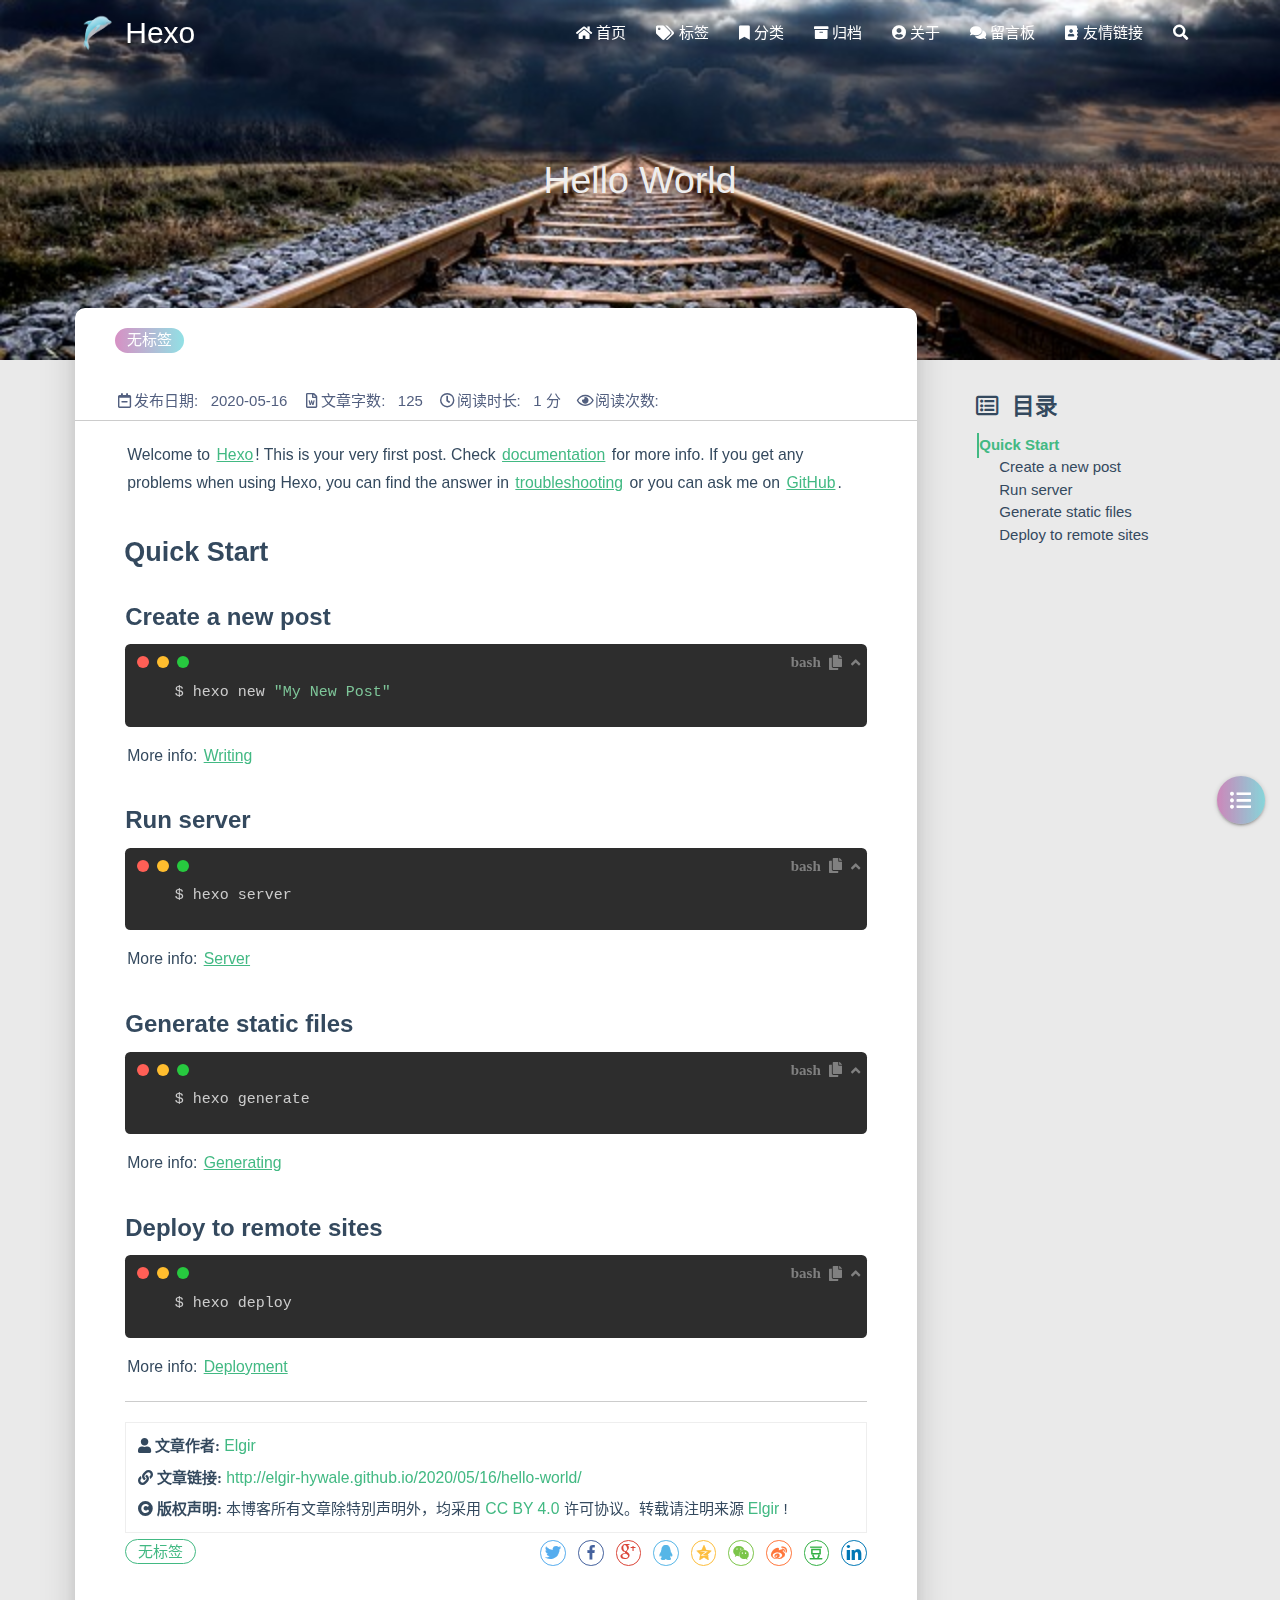
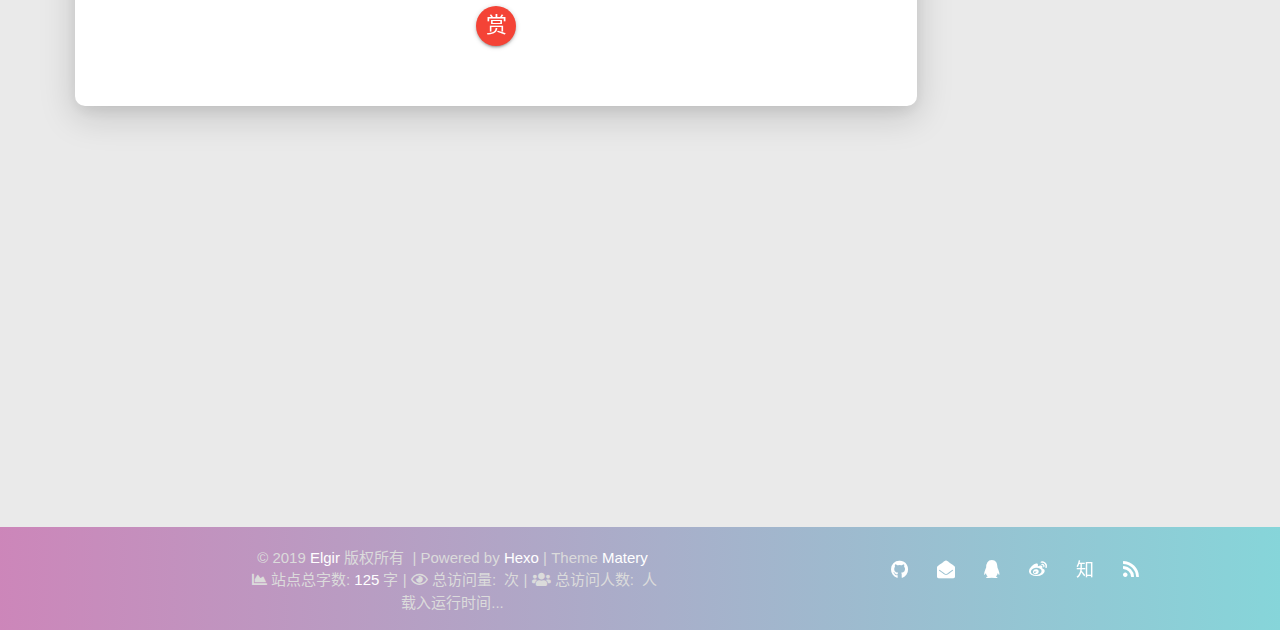
<file: 2020/05/16/hello-world/index.html>
<!DOCTYPE HTML>
<html lang="zh-CN">


<head>
    <meta charset="utf-8">
    <meta name="keywords" content="Hello World, Hexo">
    <meta name="description" content="">
    <meta http-equiv="X-UA-Compatible" content="IE=edge">
    <meta name="viewport" content="width=device-width, initial-scale=1.0, user-scalable=no">
    <meta name="renderer" content="webkit|ie-stand|ie-comp">
    <meta name="mobile-web-app-capable" content="yes">
    <meta name="format-detection" content="telephone=no">
    <meta name="apple-mobile-web-app-capable" content="yes">
    <meta name="apple-mobile-web-app-status-bar-style" content="black-translucent">
    <!-- Global site tag (gtag.js) - Google Analytics -->


    <title>Hello World | Hexo</title>
    <link rel="icon" type="image/png" href="/favicon.png">

    <link rel="stylesheet" type="text/css" href="/libs/awesome/css/all.css">
    <link rel="stylesheet" type="text/css" href="/libs/materialize/materialize.min.css">
    <link rel="stylesheet" type="text/css" href="/libs/aos/aos.css">
    <link rel="stylesheet" type="text/css" href="/libs/animate/animate.min.css">
    <link rel="stylesheet" type="text/css" href="/libs/lightGallery/css/lightgallery.min.css">
    <link rel="stylesheet" type="text/css" href="/css/matery.css">
    <link rel="stylesheet" type="text/css" href="/css/my.css">

    <script src="/libs/jquery/jquery.min.js"></script>

<meta name="generator" content="Hexo 4.2.1"><link rel="alternate" href="/atom.xml" title="Hexo" type="application/atom+xml">
<link rel="stylesheet" href="/css/prism-tomorrow.css" type="text/css"></head>


<body>
    <header class="navbar-fixed">
    <nav id="headNav" class="bg-color nav-transparent">
        <div id="navContainer" class="nav-wrapper container">
            <div class="brand-logo">
                <a href="/" class="waves-effect waves-light">
                    
                    <img src="/medias/logo.png" class="logo-img" alt="LOGO">
                    
                    <span class="logo-span">Hexo</span>
                </a>
            </div>
            

<a href="#" data-target="mobile-nav" class="sidenav-trigger button-collapse"><i class="fas fa-bars"></i></a>
<ul class="right nav-menu">
  
  <li class="hide-on-med-and-down nav-item">
    
    <a href="/" class="waves-effect waves-light">
      
      <i class="fas fa-home" style="zoom: 0.6;"></i>
      
      <span>首页</span>
    </a>
    
  </li>
  
  <li class="hide-on-med-and-down nav-item">
    
    <a href="/tags" class="waves-effect waves-light">
      
      <i class="fas fa-tags" style="zoom: 0.6;"></i>
      
      <span>标签</span>
    </a>
    
  </li>
  
  <li class="hide-on-med-and-down nav-item">
    
    <a href="/categories" class="waves-effect waves-light">
      
      <i class="fas fa-bookmark" style="zoom: 0.6;"></i>
      
      <span>分类</span>
    </a>
    
  </li>
  
  <li class="hide-on-med-and-down nav-item">
    
    <a href="/archives" class="waves-effect waves-light">
      
      <i class="fas fa-archive" style="zoom: 0.6;"></i>
      
      <span>归档</span>
    </a>
    
  </li>
  
  <li class="hide-on-med-and-down nav-item">
    
    <a href="/about" class="waves-effect waves-light">
      
      <i class="fas fa-user-circle" style="zoom: 0.6;"></i>
      
      <span>关于</span>
    </a>
    
  </li>
  
  <li class="hide-on-med-and-down nav-item">
    
    <a href="/contact" class="waves-effect waves-light">
      
      <i class="fas fa-comments" style="zoom: 0.6;"></i>
      
      <span>留言板</span>
    </a>
    
  </li>
  
  <li class="hide-on-med-and-down nav-item">
    
    <a href="/friends" class="waves-effect waves-light">
      
      <i class="fas fa-address-book" style="zoom: 0.6;"></i>
      
      <span>友情链接</span>
    </a>
    
  </li>
  
  <li>
    <a href="#searchModal" class="modal-trigger waves-effect waves-light">
      <i id="searchIcon" class="fas fa-search" title="搜索" style="zoom: 0.85;"></i>
    </a>
  </li>
</ul>


<div id="mobile-nav" class="side-nav sidenav">

    <div class="mobile-head bg-color">
        
        <img src="/medias/logo.png" class="logo-img circle responsive-img">
        
        <div class="logo-name">Hexo</div>
        <div class="logo-desc">
            
            Never really desperate, only the lost of the soul.
            
        </div>
    </div>

    

    <ul class="menu-list mobile-menu-list">
        
        <li class="m-nav-item">
	  
		<a href="/" class="waves-effect waves-light">
			
			    <i class="fa-fw fas fa-home"></i>
			
			首页
		</a>
          
        </li>
        
        <li class="m-nav-item">
	  
		<a href="/tags" class="waves-effect waves-light">
			
			    <i class="fa-fw fas fa-tags"></i>
			
			标签
		</a>
          
        </li>
        
        <li class="m-nav-item">
	  
		<a href="/categories" class="waves-effect waves-light">
			
			    <i class="fa-fw fas fa-bookmark"></i>
			
			分类
		</a>
          
        </li>
        
        <li class="m-nav-item">
	  
		<a href="/archives" class="waves-effect waves-light">
			
			    <i class="fa-fw fas fa-archive"></i>
			
			归档
		</a>
          
        </li>
        
        <li class="m-nav-item">
	  
		<a href="/about" class="waves-effect waves-light">
			
			    <i class="fa-fw fas fa-user-circle"></i>
			
			关于
		</a>
          
        </li>
        
        <li class="m-nav-item">
	  
		<a href="/contact" class="waves-effect waves-light">
			
			    <i class="fa-fw fas fa-comments"></i>
			
			留言板
		</a>
          
        </li>
        
        <li class="m-nav-item">
	  
		<a href="/friends" class="waves-effect waves-light">
			
			    <i class="fa-fw fas fa-address-book"></i>
			
			友情链接
		</a>
          
        </li>
        
        
        <li><div class="divider"></div></li>
        <li>
            <a href="https://github.com/blinkfox/hexo-theme-matery" class="waves-effect waves-light" target="_blank">
                <i class="fab fa-github-square fa-fw"></i>Fork Me
            </a>
        </li>
        
    </ul>
</div>


        </div>

        
            <style>
    .nav-transparent .github-corner {
        display: none !important;
    }

    .github-corner {
        position: absolute;
        z-index: 10;
        top: 0;
        right: 0;
        border: 0;
        transform: scale(1.1);
    }

    .github-corner svg {
        color: #0f9d58;
        fill: #fff;
        height: 64px;
        width: 64px;
    }

    .github-corner:hover .octo-arm {
        animation: a 0.56s ease-in-out;
    }

    .github-corner .octo-arm {
        animation: none;
    }

    @keyframes a {
        0%,
        to {
            transform: rotate(0);
        }
        20%,
        60% {
            transform: rotate(-25deg);
        }
        40%,
        80% {
            transform: rotate(10deg);
        }
    }
</style>

<a href="https://github.com/blinkfox/hexo-theme-matery" class="github-corner tooltipped hide-on-med-and-down" target="_blank"
   data-tooltip="Fork Me" data-position="left" data-delay="50">
    <svg viewBox="0 0 250 250" aria-hidden="true">
        <path d="M0,0 L115,115 L130,115 L142,142 L250,250 L250,0 Z"></path>
        <path d="M128.3,109.0 C113.8,99.7 119.0,89.6 119.0,89.6 C122.0,82.7 120.5,78.6 120.5,78.6 C119.2,72.0 123.4,76.3 123.4,76.3 C127.3,80.9 125.5,87.3 125.5,87.3 C122.9,97.6 130.6,101.9 134.4,103.2"
              fill="currentColor" style="transform-origin: 130px 106px;" class="octo-arm"></path>
        <path d="M115.0,115.0 C114.9,115.1 118.7,116.5 119.8,115.4 L133.7,101.6 C136.9,99.2 139.9,98.4 142.2,98.6 C133.8,88.0 127.5,74.4 143.8,58.0 C148.5,53.4 154.0,51.2 159.7,51.0 C160.3,49.4 163.2,43.6 171.4,40.1 C171.4,40.1 176.1,42.5 178.8,56.2 C183.1,58.6 187.2,61.8 190.9,65.4 C194.5,69.0 197.7,73.2 200.1,77.6 C213.8,80.2 216.3,84.9 216.3,84.9 C212.7,93.1 206.9,96.0 205.4,96.6 C205.1,102.4 203.0,107.8 198.3,112.5 C181.9,128.9 168.3,122.5 157.7,114.1 C157.9,116.9 156.7,120.9 152.7,124.9 L141.0,136.5 C139.8,137.7 141.6,141.9 141.8,141.8 Z"
              fill="currentColor" class="octo-body"></path>
    </svg>
</a>
        
    </nav>

</header>

    



<div class="bg-cover pd-header post-cover" style="background-image: url('/medias/featureimages/12.jpg')">
    <div class="container" style="right: 0px;left: 0px;">
        <div class="row">
            <div class="col s12 m12 l12">
                <div class="brand">
                    <h1 class="description center-align post-title">Hello World</h1>
                </div>
            </div>
        </div>
    </div>
</div>




<main class="post-container content">

    
    <link rel="stylesheet" href="/libs/tocbot/tocbot.css">
<style>
    #articleContent h1::before,
    #articleContent h2::before,
    #articleContent h3::before,
    #articleContent h4::before,
    #articleContent h5::before,
    #articleContent h6::before {
        display: block;
        content: " ";
        height: 100px;
        margin-top: -100px;
        visibility: hidden;
    }

    #articleContent :focus {
        outline: none;
    }

    .toc-fixed {
        position: fixed;
        top: 64px;
    }

    .toc-widget {
        width: 345px;
        padding-left: 20px;
    }

    .toc-widget .toc-title {
        margin: 35px 0 15px 0;
        padding-left: 17px;
        font-size: 1.5rem;
        font-weight: bold;
        line-height: 1.5rem;
    }

    .toc-widget ol {
        padding: 0;
        list-style: none;
    }

    #toc-content {
        height: calc(100vh - 250px);
        overflow: auto;
    }

    #toc-content ol {
        padding-left: 10px;
    }

    #toc-content ol li {
        padding-left: 10px;
    }

    #toc-content .toc-link:hover {
        color: #42b983;
        font-weight: 700;
        text-decoration: underline;
    }

    #toc-content .toc-link::before {
        background-color: transparent;
        max-height: 25px;

        position: absolute;
        right: 23.5vw;
        display: block;
    }

    .toc-fixed .toc-link::before{
        position: fixed!important;/*当toc的位置改为fixed时，.toc-link::before也要改为fixed*/
    }

    #toc-content .is-active-link {
        color: #42b983;
    }

    #toc-content .is-active-link::before {
        background-color: #42b983;
    }

    #floating-toc-btn {
        position: fixed;
        right: 15px;
        bottom: 76px;
        padding-top: 15px;
        margin-bottom: 0;
        z-index: 998;
    }

    #floating-toc-btn .btn-floating {
        width: 48px;
        height: 48px;
    }

    #floating-toc-btn .btn-floating i {
        line-height: 48px;
        font-size: 1.4rem;
    }
</style>
<div class="row">
    <div id="main-content" class="col s12 m12 l9">
        <!-- 文章内容详情 -->
<div id="artDetail">
    <div class="card">
        <div class="card-content article-info">
            <div class="row tag-cate">
                <div class="col s7">
                    
                          <div class="article-tag">
                            <span class="chip bg-color">无标签</span>
                          </div>
                    
                </div>
                <div class="col s5 right-align">
                    
                </div>
            </div>

            <div class="post-info">
                
                <div class="post-date info-break-policy">
                    <i class="far fa-calendar-minus fa-fw"></i>发布日期:&nbsp;&nbsp;
                    2020-05-16
                </div>
                

                

                
                <div class="info-break-policy">
                    <i class="far fa-file-word fa-fw"></i>文章字数:&nbsp;&nbsp;
                    125
                </div>
                

                
                <div class="info-break-policy">
                    <i class="far fa-clock fa-fw"></i>阅读时长:&nbsp;&nbsp;
                    1 分
                </div>
                

                
                    <div id="busuanzi_container_page_pv" class="info-break-policy">
                        <i class="far fa-eye fa-fw"></i>阅读次数:&nbsp;&nbsp;
                        <span id="busuanzi_value_page_pv"></span>
                    </div>
				
            </div>
        </div>
        <hr class="clearfix">
        <div class="card-content article-card-content">
            <div id="articleContent">
                <p>Welcome to <a href="https://hexo.io/" target="_blank" rel="noopener">Hexo</a>! This is your very first post. Check <a href="https://hexo.io/docs/" target="_blank" rel="noopener">documentation</a> for more info. If you get any problems when using Hexo, you can find the answer in <a href="https://hexo.io/docs/troubleshooting.html" target="_blank" rel="noopener">troubleshooting</a> or you can ask me on <a href="https://github.com/hexojs/hexo/issues" target="_blank" rel="noopener">GitHub</a>.</p>
<h2 id="Quick-Start"><a href="#Quick-Start" class="headerlink" title="Quick Start"></a>Quick Start</h2><h3 id="Create-a-new-post"><a href="#Create-a-new-post" class="headerlink" title="Create a new post"></a>Create a new post</h3><pre class=" language-bash"><code class="language-bash">$ hexo new <span class="token string">"My New Post"</span></code></pre>
<p>More info: <a href="https://hexo.io/docs/writing.html" target="_blank" rel="noopener">Writing</a></p>
<h3 id="Run-server"><a href="#Run-server" class="headerlink" title="Run server"></a>Run server</h3><pre class=" language-bash"><code class="language-bash">$ hexo server</code></pre>
<p>More info: <a href="https://hexo.io/docs/server.html" target="_blank" rel="noopener">Server</a></p>
<h3 id="Generate-static-files"><a href="#Generate-static-files" class="headerlink" title="Generate static files"></a>Generate static files</h3><pre class=" language-bash"><code class="language-bash">$ hexo generate</code></pre>
<p>More info: <a href="https://hexo.io/docs/generating.html" target="_blank" rel="noopener">Generating</a></p>
<h3 id="Deploy-to-remote-sites"><a href="#Deploy-to-remote-sites" class="headerlink" title="Deploy to remote sites"></a>Deploy to remote sites</h3><pre class=" language-bash"><code class="language-bash">$ hexo deploy</code></pre>
<p>More info: <a href="https://hexo.io/docs/one-command-deployment.html" target="_blank" rel="noopener">Deployment</a></p>
<script>
        document.querySelectorAll('.github-emoji')
          .forEach(el => {
            if (!el.dataset.src) { return; }
            const img = document.createElement('img');
            img.style = 'display:none !important;';
            img.src = el.dataset.src;
            img.addEventListener('error', () => {
              img.remove();
              el.style.color = 'inherit';
              el.style.backgroundImage = 'none';
              el.style.background = 'none';
            });
            img.addEventListener('load', () => {
              img.remove();
            });
            document.body.appendChild(img);
          });
      </script>
            </div>
            <hr/>

            

    <div class="reprint" id="reprint-statement">
        
            <div class="reprint__author">
                <span class="reprint-meta" style="font-weight: bold;">
                    <i class="fas fa-user">
                        文章作者:
                    </i>
                </span>
                <span class="reprint-info">
                    <a href="http://elgir-hywale.github.io" rel="external nofollow noreferrer">Elgir</a>
                </span>
            </div>
            <div class="reprint__type">
                <span class="reprint-meta" style="font-weight: bold;">
                    <i class="fas fa-link">
                        文章链接:
                    </i>
                </span>
                <span class="reprint-info">
                    <a href="http://elgir-hywale.github.io/2020/05/16/hello-world/">http://elgir-hywale.github.io/2020/05/16/hello-world/</a>
                </span>
            </div>
            <div class="reprint__notice">
                <span class="reprint-meta" style="font-weight: bold;">
                    <i class="fas fa-copyright">
                        版权声明:
                    </i>
                </span>
                <span class="reprint-info">
                    本博客所有文章除特別声明外，均采用
                    <a href="https://creativecommons.org/licenses/by/4.0/deed.zh" rel="external nofollow noreferrer" target="_blank">CC BY 4.0</a>
                    许可协议。转载请注明来源
                    <a href="http://elgir-hywale.github.io" target="_blank">Elgir</a>
                    !
                </span>
            </div>
        
    </div>

    <script async defer>
      document.addEventListener("copy", function (e) {
        let toastHTML = '<span>复制成功，请遵循本文的转载规则</span><button class="btn-flat toast-action" onclick="navToReprintStatement()" style="font-size: smaller">查看</a>';
        M.toast({html: toastHTML})
      });

      function navToReprintStatement() {
        $("html, body").animate({scrollTop: $("#reprint-statement").offset().top - 80}, 800);
      }
    </script>



            <div class="tag_share" style="display: block;">
                <div class="post-meta__tag-list" style="display: inline-block;">
                    
                        <div class="article-tag">
                            <span class="chip bg-color">无标签</span>
                        </div>
                    
                </div>
                <div class="post_share" style="zoom: 80%; width: fit-content; display: inline-block; float: right; margin: -0.15rem 0;">
                    <link rel="stylesheet" type="text/css" href="/libs/share/css/share.min.css">
<div id="article-share">

    
    <div class="social-share" data-sites="twitter,facebook,google,qq,qzone,wechat,weibo,douban,linkedin" data-wechat-qrcode-helper="<p>微信扫一扫即可分享！</p>"></div>
    <script src="/libs/share/js/social-share.min.js"></script>
    

    

</div>

                </div>
            </div>
            
                <style>
    #reward {
        margin: 40px 0;
        text-align: center;
    }

    #reward .reward-link {
        font-size: 1.4rem;
        line-height: 38px;
    }

    #reward .btn-floating:hover {
        box-shadow: 0 6px 12px rgba(0, 0, 0, 0.2), 0 5px 15px rgba(0, 0, 0, 0.2);
    }

    #rewardModal {
        width: 320px;
        height: 350px;
    }

    #rewardModal .reward-title {
        margin: 15px auto;
        padding-bottom: 5px;
    }

    #rewardModal .modal-content {
        padding: 10px;
    }

    #rewardModal .close {
        position: absolute;
        right: 15px;
        top: 15px;
        color: rgba(0, 0, 0, 0.5);
        font-size: 1.3rem;
        line-height: 20px;
        cursor: pointer;
    }

    #rewardModal .close:hover {
        color: #ef5350;
        transform: scale(1.3);
        -moz-transform:scale(1.3);
        -webkit-transform:scale(1.3);
        -o-transform:scale(1.3);
    }

    #rewardModal .reward-tabs {
        margin: 0 auto;
        width: 210px;
    }

    .reward-tabs .tabs {
        height: 38px;
        margin: 10px auto;
        padding-left: 0;
    }

    .reward-content ul {
        padding-left: 0 !important;
    }

    .reward-tabs .tabs .tab {
        height: 38px;
        line-height: 38px;
    }

    .reward-tabs .tab a {
        color: #fff;
        background-color: #ccc;
    }

    .reward-tabs .tab a:hover {
        background-color: #ccc;
        color: #fff;
    }

    .reward-tabs .wechat-tab .active {
        color: #fff !important;
        background-color: #22AB38 !important;
    }

    .reward-tabs .alipay-tab .active {
        color: #fff !important;
        background-color: #019FE8 !important;
    }

    .reward-tabs .reward-img {
        width: 210px;
        height: 210px;
    }
</style>

<div id="reward">
    <a href="#rewardModal" class="reward-link modal-trigger btn-floating btn-medium waves-effect waves-light red">赏</a>

    <!-- Modal Structure -->
    <div id="rewardModal" class="modal">
        <div class="modal-content">
            <a class="close modal-close"><i class="fas fa-times"></i></a>
            <h4 class="reward-title">你的赏识是我前进的动力</h4>
            <div class="reward-content">
                <div class="reward-tabs">
                    <ul class="tabs row">
                        <li class="tab col s6 alipay-tab waves-effect waves-light"><a href="#alipay">支付宝</a></li>
                        <li class="tab col s6 wechat-tab waves-effect waves-light"><a href="#wechat">微 信</a></li>
                    </ul>
                    <div id="alipay">
                        <img src="/medias/reward/alipay.jpg" class="reward-img" alt="支付宝打赏二维码">
                    </div>
                    <div id="wechat">
                        <img src="/medias/reward/wechat.png" class="reward-img" alt="微信打赏二维码">
                    </div>
                </div>
            </div>
        </div>
    </div>
</div>

<script>
    $(function () {
        $('.tabs').tabs();
    });
</script>

            
        </div>
    </div>

    

    

    

    

    

    

    

<article id="prenext-posts" class="prev-next articles">
    <div class="row article-row">
        
        <div class="article col s12 m6" data-aos="fade-up" data-aos="fade-up">
            <div class="article-badge left-badge text-color">
                <i class="far fa-dot-circle"></i>&nbsp;本篇
            </div>
            <div class="card">
                <a href="/2020/05/16/hello-world/">
                    <div class="card-image">
                        
                        
                        <img src="/medias/featureimages/12.jpg" class="responsive-img" alt="Hello World">
                        
                        <span class="card-title">Hello World</span>
                    </div>
                </a>
                <div class="card-content article-content">
                    <div class="summary block-with-text">
                        
                            Welcome to Hexo! This is your very first post. Check documentation for more info. If you get any problems when using Hex
                        
                    </div>
                    <div class="publish-info">
                            <span class="publish-date">
                                <i class="far fa-clock fa-fw icon-date"></i>2020-05-16
                            </span>
                        <span class="publish-author">
                            
                            <i class="fas fa-user fa-fw"></i>
                            Elgir
                            
                        </span>
                    </div>
                </div>

                
            </div>
        </div>
        
        
        <div class="article col s12 m6" data-aos="fade-up">
            <div class="article-badge right-badge text-color">
                本篇&nbsp;<i class="far fa-dot-circle"></i>
            </div>
            <div class="card">
                <a href="/2020/05/16/hello-world/">
                    <div class="card-image">
                        
                        
                        <img src="/medias/featureimages/12.jpg" class="responsive-img" alt="Hello World">
                        
                        <span class="card-title">Hello World</span>
                    </div>
                </a>
                <div class="card-content article-content">
                    <div class="summary block-with-text">
                        
                            Welcome to Hexo! This is your very first post. Check documentation for more info. If you get any problems when using Hex
                        
                    </div>
                    <div class="publish-info">
                            <span class="publish-date">
                                <i class="far fa-clock fa-fw icon-date"></i>2020-05-16
                            </span>
                        <span class="publish-author">
                            
                            <i class="fas fa-user fa-fw"></i>
                            Elgir
                            
                        </span>
                    </div>
                </div>

                
            </div>
        </div>
        
    </div>
</article>

</div>



<!-- 代码块功能依赖 -->
<script type="text/javascript" src="/libs/codeBlock/codeBlockFuction.js"></script>

<!-- 代码语言 -->

<script type="text/javascript" src="/libs/codeBlock/codeLang.js"></script>


<!-- 代码块复制 -->

<script type="text/javascript" src="/libs/codeBlock/codeCopy.js"></script>


<!-- 代码块收缩 -->

<script type="text/javascript" src="/libs/codeBlock/codeShrink.js"></script>


<!-- 代码块折行 -->

<style type="text/css">
code[class*="language-"], pre[class*="language-"] { white-space: pre !important; }
</style>


    </div>
    <div id="toc-aside" class="expanded col l3 hide-on-med-and-down">
        <div class="toc-widget">
            <div class="toc-title"><i class="far fa-list-alt"></i>&nbsp;&nbsp;目录</div>
            <div id="toc-content"></div>
        </div>
    </div>
</div>

<!-- TOC 悬浮按钮. -->

<div id="floating-toc-btn" class="hide-on-med-and-down">
    <a class="btn-floating btn-large bg-color">
        <i class="fas fa-list-ul"></i>
    </a>
</div>


<script src="/libs/tocbot/tocbot.min.js"></script>
<script>
    $(function () {
        tocbot.init({
            tocSelector: '#toc-content',
            contentSelector: '#articleContent',
            headingsOffset: -($(window).height() * 0.4 - 45),
            collapseDepth: Number('0'),
            headingSelector: 'h2, h3, h4'
        });

        // modify the toc link href to support Chinese.
        let i = 0;
        let tocHeading = 'toc-heading-';
        $('#toc-content a').each(function () {
            $(this).attr('href', '#' + tocHeading + (++i));
        });

        // modify the heading title id to support Chinese.
        i = 0;
        $('#articleContent').children('h2, h3, h4').each(function () {
            $(this).attr('id', tocHeading + (++i));
        });

        // Set scroll toc fixed.
        let tocHeight = parseInt($(window).height() * 0.4 - 64);
        let $tocWidget = $('.toc-widget');
        $(window).scroll(function () {
            let scroll = $(window).scrollTop();
            /* add post toc fixed. */
            if (scroll > tocHeight) {
                $tocWidget.addClass('toc-fixed');
            } else {
                $tocWidget.removeClass('toc-fixed');
            }
        });

        
        /* 修复文章卡片 div 的宽度. */
        let fixPostCardWidth = function (srcId, targetId) {
            let srcDiv = $('#' + srcId);
            if (srcDiv.length === 0) {
                return;
            }

            let w = srcDiv.width();
            if (w >= 450) {
                w = w + 21;
            } else if (w >= 350 && w < 450) {
                w = w + 18;
            } else if (w >= 300 && w < 350) {
                w = w + 16;
            } else {
                w = w + 14;
            }
            $('#' + targetId).width(w);
        };

        // 切换TOC目录展开收缩的相关操作.
        const expandedClass = 'expanded';
        let $tocAside = $('#toc-aside');
        let $mainContent = $('#main-content');
        $('#floating-toc-btn .btn-floating').click(function () {
            if ($tocAside.hasClass(expandedClass)) {
                $tocAside.removeClass(expandedClass).hide();
                $mainContent.removeClass('l9');
            } else {
                $tocAside.addClass(expandedClass).show();
                $mainContent.addClass('l9');
            }
            fixPostCardWidth('artDetail', 'prenext-posts');
        });
        
    });
</script>

    

</main>




    <footer class="page-footer bg-color">
    
    <div class="container row center-align" style="margin-bottom: 15px !important;">
        <div class="col s12 m8 l8 copy-right">
            &copy;
            <span id="year">2019</span>
            <a href="http://elgir-hywale.github.io" target="_blank">Elgir</a>
            版权所有&nbsp;
            |&nbsp;Powered by&nbsp;<a href="https://hexo.io/" target="_blank">Hexo</a>
            |&nbsp;Theme&nbsp;<a href="https://github.com/blinkfox/hexo-theme-matery" target="_blank">Matery</a>
            <br>
            
            &nbsp;<i class="fas fa-chart-area"></i>&nbsp;站点总字数:&nbsp;<span
                class="white-color">125</span>&nbsp;字
            
            
            
            
            
            
            <span id="busuanzi_container_site_pv">
                |&nbsp;<i class="far fa-eye"></i>&nbsp;总访问量:&nbsp;<span id="busuanzi_value_site_pv"
                    class="white-color"></span>&nbsp;次
            </span>
            
            
            <span id="busuanzi_container_site_uv">
                |&nbsp;<i class="fas fa-users"></i>&nbsp;总访问人数:&nbsp;<span id="busuanzi_value_site_uv"
                    class="white-color"></span>&nbsp;人
            </span>
            
            <br>
            
            <span id="sitetime">载入运行时间...</span>
            <script>
                function siteTime() {
                    var seconds = 1000;
                    var minutes = seconds * 60;
                    var hours = minutes * 60;
                    var days = hours * 24;
                    var years = days * 365;
                    var today = new Date();
                    var startYear = "2019";
                    var startMonth = "6";
                    var startDate = "28";
                    var startHour = "0";
                    var startMinute = "0";
                    var startSecond = "0";
                    var todayYear = today.getFullYear();
                    var todayMonth = today.getMonth() + 1;
                    var todayDate = today.getDate();
                    var todayHour = today.getHours();
                    var todayMinute = today.getMinutes();
                    var todaySecond = today.getSeconds();
                    var t1 = Date.UTC(startYear, startMonth, startDate, startHour, startMinute, startSecond);
                    var t2 = Date.UTC(todayYear, todayMonth, todayDate, todayHour, todayMinute, todaySecond);
                    var diff = t2 - t1;
                    var diffYears = Math.floor(diff / years);
                    var diffDays = Math.floor((diff / days) - diffYears * 365);
                    var diffHours = Math.floor((diff - (diffYears * 365 + diffDays) * days) / hours);
                    var diffMinutes = Math.floor((diff - (diffYears * 365 + diffDays) * days - diffHours * hours) /
                        minutes);
                    var diffSeconds = Math.floor((diff - (diffYears * 365 + diffDays) * days - diffHours * hours -
                        diffMinutes * minutes) / seconds);
                    if (startYear == todayYear) {
                        document.getElementById("year").innerHTML = todayYear;
                        document.getElementById("sitetime").innerHTML = "本站已安全运行 " + diffDays + " 天 " + diffHours +
                            " 小时 " + diffMinutes + " 分钟 " + diffSeconds + " 秒";
                    } else {
                        document.getElementById("year").innerHTML = startYear + " - " + todayYear;
                        document.getElementById("sitetime").innerHTML = "本站已安全运行 " + diffYears + " 年 " + diffDays +
                            " 天 " + diffHours + " 小时 " + diffMinutes + " 分钟 " + diffSeconds + " 秒";
                    }
                }
                setInterval(siteTime, 1000);
            </script>
            
            <br>
            
        </div>
        <div class="col s12 m4 l4 social-link social-statis">
    <a href="https://github.com/elgir-hywale" class="tooltipped" target="_blank" data-tooltip="访问我的GitHub" data-position="top" data-delay="50">
        <i class="fab fa-github"></i>
    </a>



    <a href="mailto:elf.why@gmail.com" class="tooltipped" target="_blank" data-tooltip="邮件联系我" data-position="top" data-delay="50">
        <i class="fas fa-envelope-open"></i>
    </a>







    <a href="tencent://AddContact/?fromId=50&fromSubId=1&subcmd=all&uin=1553685637" class="tooltipped" target="_blank" data-tooltip="QQ联系我: 1553685637" data-position="top" data-delay="50">
        <i class="fab fa-qq"></i>
    </a>



    <a href="https://weibo.com/5941253416" class="tooltipped" target="_blank" data-tooltip="关注我的微博: https://weibo.com/5941253416" data-position="top" data-delay="50">
        <i class="fab fa-weibo"></i>
    </a>



    <a href="https://www.zhihu.com/people/wu-hai-yi-58" class="tooltipped" target="_blank" data-tooltip="关注我的知乎: https://www.zhihu.com/people/wu-hai-yi-58" data-position="top" data-delay="50">
        <i class="fab fa-zhihu1">知</i>
    </a>



    <a href="/atom.xml" class="tooltipped" target="_blank" data-tooltip="RSS 订阅" data-position="top" data-delay="50">
        <i class="fas fa-rss"></i>
    </a>

</div>
    </div>
</footer>

<div class="progress-bar"></div>


    <!-- 搜索遮罩框 -->
<div id="searchModal" class="modal">
    <div class="modal-content">
        <div class="search-header">
            <span class="title"><i class="fas fa-search"></i>&nbsp;&nbsp;搜索</span>
            <input type="search" id="searchInput" name="s" placeholder="请输入搜索的关键字"
                   class="search-input">
        </div>
        <div id="searchResult"></div>
    </div>
</div>

<script src="/js/search.js"></script>
<script type="text/javascript">
$(function () {
    searchFunc("/search.xml", 'searchInput', 'searchResult');
});
</script>

    <!-- 回到顶部按钮 -->
<div id="backTop" class="top-scroll">
    <a class="btn-floating btn-large waves-effect waves-light" href="#!">
        <i class="fas fa-arrow-up"></i>
    </a>
</div>


    <script src="/libs/materialize/materialize.min.js"></script>
    <script src="/libs/masonry/masonry.pkgd.min.js"></script>
    <script src="/libs/aos/aos.js"></script>
    <script src="/libs/scrollprogress/scrollProgress.min.js"></script>
    <script src="/libs/lightGallery/js/lightgallery-all.min.js"></script>
    <script src="/js/matery.js"></script>

    <!-- Baidu Analytics -->

    <!-- Baidu Push -->

<script>
    (function () {
        var bp = document.createElement('script');
        var curProtocol = window.location.protocol.split(':')[0];
        if (curProtocol === 'https') {
            bp.src = 'https://zz.bdstatic.com/linksubmit/push.js';
        } else {
            bp.src = 'http://push.zhanzhang.baidu.com/push.js';
        }
        var s = document.getElementsByTagName("script")[0];
        s.parentNode.insertBefore(bp, s);
    })();
</script>

    
    <script src="/libs/others/clicklove.js" async="async"></script>
    
    
    <script async src="/libs/others/busuanzi.pure.mini.js"></script>
    

    

    
    <script>
        (function (i, s, o, g, r, a, m) {
            i["DaoVoiceObject"] = r;
            i[r] = i[r] || function () {
                (i[r].q = i[r].q || []).push(arguments)
            }, i[r].l = 1 * new Date();
            a = s.createElement(o), m = s.getElementsByTagName(o)[0];
            a.async = 1;
            a.src = g;
            a.charset = "utf-8";
            m.parentNode.insertBefore(a, m)
        })(window, document, "script", ('https:' == document.location.protocol ? 'https:' : 'http:') +
            "//widget.daovoice.io/widget/6984b559.js", "daovoice")
        daovoice('init', {
            app_id: "elgir"
        });
        daovoice('update');
    </script>
    

    

    

    

    
    <script src="/libs/instantpage/instantpage.js" type="module"></script>
    

</body>

</html>
</file>
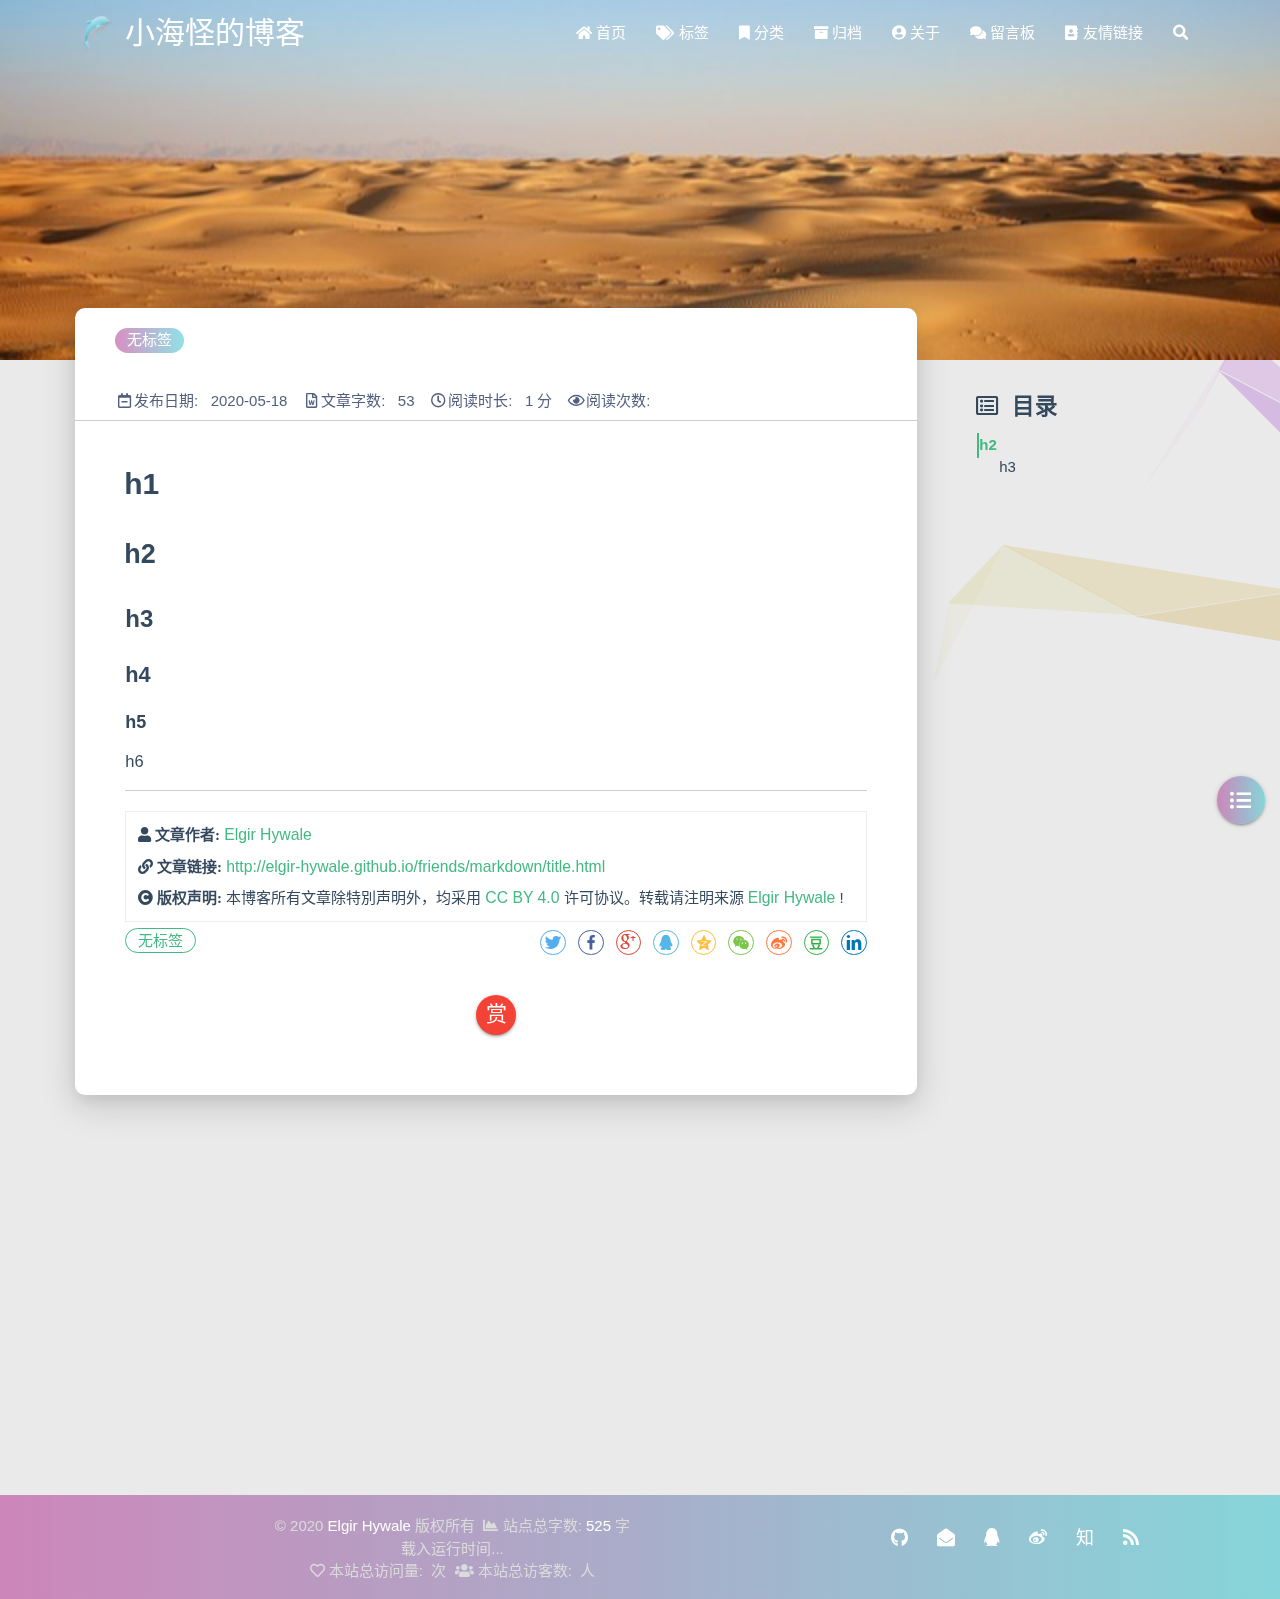
<file: friends/markdown/title.html>
<!DOCTYPE HTML>
<html lang="zh-CN">



<head>
    <meta charset="utf-8">
    <meta name="keywords" content="小海怪的博客">
    <meta name="description" content="">
    <meta http-equiv="X-UA-Compatible" content="IE=edge">
    <meta name="viewport" content="width=device-width, initial-scale=1.0, user-scalable=no">
    <meta name="renderer" content="webkit|ie-stand|ie-comp">
    <meta name="mobile-web-app-capable" content="yes">
    <meta name="format-detection" content="telephone=no">
    <meta name="apple-mobile-web-app-capable" content="yes">
    <meta name="apple-mobile-web-app-status-bar-style" content="black-translucent">
    <!-- Global site tag (gtag.js) - Google Analytics -->


    <title>小海怪的博客</title>
    <link rel="icon" type="image/png" href="/favicon.png">

    <link rel="stylesheet" type="text/css" href="/libs/awesome/css/all.css">
    <link rel="stylesheet" type="text/css" href="/libs/materialize/materialize.min.css">
    <link rel="stylesheet" type="text/css" href="/libs/aos/aos.css">
    <link rel="stylesheet" type="text/css" href="/libs/animate/animate.min.css">
    <link rel="stylesheet" type="text/css" href="/libs/lightGallery/css/lightgallery.min.css">
    <link rel="stylesheet" type="text/css" href="/css/matery.css">
    <link rel="stylesheet" type="text/css" href="/css/my.css">

    <script src="/libs/jquery/jquery.min.js"></script>

<meta name="generator" content="Hexo 4.2.1"><link rel="alternate" href="/atom.xml" title="小海怪的博客" type="application/atom+xml">
<link rel="stylesheet" href="/css/prism-tomorrow.css" type="text/css">
<link rel="stylesheet" href="/css/prism-line-numbers.css" type="text/css"></head>


<body>
    <header class="navbar-fixed">
    <nav id="headNav" class="bg-color nav-transparent">
        <div id="navContainer" class="nav-wrapper container">
            <div class="brand-logo">
                <a href="/" class="waves-effect waves-light">
                    
                    <img src="/medias/logo.png" class="logo-img" alt="LOGO">
                    
                    <span class="logo-span">小海怪的博客</span>
                </a>
            </div>
            

<a href="#" data-target="mobile-nav" class="sidenav-trigger button-collapse"><i class="fas fa-bars"></i></a>
<ul class="right nav-menu">
  
  <li class="hide-on-med-and-down nav-item">
    
    <a href="/" class="waves-effect waves-light">
      
      <i class="fas fa-home" style="zoom: 0.6;"></i>
      
      <span>首页</span>
    </a>
    
  </li>
  
  <li class="hide-on-med-and-down nav-item">
    
    <a href="/tags" class="waves-effect waves-light">
      
      <i class="fas fa-tags" style="zoom: 0.6;"></i>
      
      <span>标签</span>
    </a>
    
  </li>
  
  <li class="hide-on-med-and-down nav-item">
    
    <a href="/categories" class="waves-effect waves-light">
      
      <i class="fas fa-bookmark" style="zoom: 0.6;"></i>
      
      <span>分类</span>
    </a>
    
  </li>
  
  <li class="hide-on-med-and-down nav-item">
    
    <a href="/archives" class="waves-effect waves-light">
      
      <i class="fas fa-archive" style="zoom: 0.6;"></i>
      
      <span>归档</span>
    </a>
    
  </li>
  
  <li class="hide-on-med-and-down nav-item">
    
    <a href="/about" class="waves-effect waves-light">
      
      <i class="fas fa-user-circle" style="zoom: 0.6;"></i>
      
      <span>关于</span>
    </a>
    
  </li>
  
  <li class="hide-on-med-and-down nav-item">
    
    <a href="/contact" class="waves-effect waves-light">
      
      <i class="fas fa-comments" style="zoom: 0.6;"></i>
      
      <span>留言板</span>
    </a>
    
  </li>
  
  <li class="hide-on-med-and-down nav-item">
    
    <a href="/friends" class="waves-effect waves-light">
      
      <i class="fas fa-address-book" style="zoom: 0.6;"></i>
      
      <span>友情链接</span>
    </a>
    
  </li>
  
  <li>
    <a href="#searchModal" class="modal-trigger waves-effect waves-light">
      <i id="searchIcon" class="fas fa-search" title="搜索" style="zoom: 0.85;"></i>
    </a>
  </li>
</ul>


<div id="mobile-nav" class="side-nav sidenav">

    <div class="mobile-head bg-color">
        
        <img src="/medias/logo.png" class="logo-img circle responsive-img">
        
        <div class="logo-name">小海怪的博客</div>
        <div class="logo-desc">
            
            Never really desperate, only the lost of the soul.
            
        </div>
    </div>

    

    <ul class="menu-list mobile-menu-list">
        
        <li class="m-nav-item">
	  
		<a href="/" class="waves-effect waves-light">
			
			    <i class="fa-fw fas fa-home"></i>
			
			首页
		</a>
          
        </li>
        
        <li class="m-nav-item">
	  
		<a href="/tags" class="waves-effect waves-light">
			
			    <i class="fa-fw fas fa-tags"></i>
			
			标签
		</a>
          
        </li>
        
        <li class="m-nav-item">
	  
		<a href="/categories" class="waves-effect waves-light">
			
			    <i class="fa-fw fas fa-bookmark"></i>
			
			分类
		</a>
          
        </li>
        
        <li class="m-nav-item">
	  
		<a href="/archives" class="waves-effect waves-light">
			
			    <i class="fa-fw fas fa-archive"></i>
			
			归档
		</a>
          
        </li>
        
        <li class="m-nav-item">
	  
		<a href="/about" class="waves-effect waves-light">
			
			    <i class="fa-fw fas fa-user-circle"></i>
			
			关于
		</a>
          
        </li>
        
        <li class="m-nav-item">
	  
		<a href="/contact" class="waves-effect waves-light">
			
			    <i class="fa-fw fas fa-comments"></i>
			
			留言板
		</a>
          
        </li>
        
        <li class="m-nav-item">
	  
		<a href="/friends" class="waves-effect waves-light">
			
			    <i class="fa-fw fas fa-address-book"></i>
			
			友情链接
		</a>
          
        </li>
        
        
        <li><div class="divider"></div></li>
        <li>
            <a href="https://github.com/elgir-hywale" class="waves-effect waves-light" target="_blank">
                <i class="fab fa-github-square fa-fw"></i>Fork Me
            </a>
        </li>
        
    </ul>
</div>


        </div>

        
            <style>
    .nav-transparent .github-corner {
        display: none !important;
    }

    .github-corner {
        position: absolute;
        z-index: 10;
        top: 0;
        right: 0;
        border: 0;
        transform: scale(1.1);
    }

    .github-corner svg {
        color: #0f9d58;
        fill: #fff;
        height: 64px;
        width: 64px;
    }

    .github-corner:hover .octo-arm {
        animation: a 0.56s ease-in-out;
    }

    .github-corner .octo-arm {
        animation: none;
    }

    @keyframes a {
        0%,
        to {
            transform: rotate(0);
        }
        20%,
        60% {
            transform: rotate(-25deg);
        }
        40%,
        80% {
            transform: rotate(10deg);
        }
    }
</style>

<a href="https://github.com/elgir-hywale" class="github-corner tooltipped hide-on-med-and-down" target="_blank"
   data-tooltip="Fork Me" data-position="left" data-delay="50">
    <svg viewBox="0 0 250 250" aria-hidden="true">
        <path d="M0,0 L115,115 L130,115 L142,142 L250,250 L250,0 Z"></path>
        <path d="M128.3,109.0 C113.8,99.7 119.0,89.6 119.0,89.6 C122.0,82.7 120.5,78.6 120.5,78.6 C119.2,72.0 123.4,76.3 123.4,76.3 C127.3,80.9 125.5,87.3 125.5,87.3 C122.9,97.6 130.6,101.9 134.4,103.2"
              fill="currentColor" style="transform-origin: 130px 106px;" class="octo-arm"></path>
        <path d="M115.0,115.0 C114.9,115.1 118.7,116.5 119.8,115.4 L133.7,101.6 C136.9,99.2 139.9,98.4 142.2,98.6 C133.8,88.0 127.5,74.4 143.8,58.0 C148.5,53.4 154.0,51.2 159.7,51.0 C160.3,49.4 163.2,43.6 171.4,40.1 C171.4,40.1 176.1,42.5 178.8,56.2 C183.1,58.6 187.2,61.8 190.9,65.4 C194.5,69.0 197.7,73.2 200.1,77.6 C213.8,80.2 216.3,84.9 216.3,84.9 C212.7,93.1 206.9,96.0 205.4,96.6 C205.1,102.4 203.0,107.8 198.3,112.5 C181.9,128.9 168.3,122.5 157.7,114.1 C157.9,116.9 156.7,120.9 152.7,124.9 L141.0,136.5 C139.8,137.7 141.6,141.9 141.8,141.8 Z"
              fill="currentColor" class="octo-body"></path>
    </svg>
</a>
        
    </nav>

</header>

    



<div class="bg-cover pd-header post-cover" style="background-image: url('/medias/featureimages/0.jpg')">
    <div class="container" style="right: 0px;left: 0px;">
        <div class="row">
            <div class="col s12 m12 l12">
                <div class="brand">
                    <h1 class="description center-align post-title"></h1>
                </div>
            </div>
        </div>
    </div>
</div>




<main class="post-container content">

    
    <link rel="stylesheet" href="/libs/tocbot/tocbot.css">
<style>
    #articleContent h1::before,
    #articleContent h2::before,
    #articleContent h3::before,
    #articleContent h4::before,
    #articleContent h5::before,
    #articleContent h6::before {
        display: block;
        content: " ";
        height: 100px;
        margin-top: -100px;
        visibility: hidden;
    }

    #articleContent :focus {
        outline: none;
    }

    .toc-fixed {
        position: fixed;
        top: 64px;
    }

    .toc-widget {
        width: 345px;
        padding-left: 20px;
    }

    .toc-widget .toc-title {
        margin: 35px 0 15px 0;
        padding-left: 17px;
        font-size: 1.5rem;
        font-weight: bold;
        line-height: 1.5rem;
    }

    .toc-widget ol {
        padding: 0;
        list-style: none;
    }

    #toc-content {
        height: calc(100vh - 250px);
        overflow: auto;
    }

    #toc-content ol {
        padding-left: 10px;
    }

    #toc-content ol li {
        padding-left: 10px;
    }

    #toc-content .toc-link:hover {
        color: #42b983;
        font-weight: 700;
        text-decoration: underline;
    }

    #toc-content .toc-link::before {
        background-color: transparent;
        max-height: 25px;

        position: absolute;
        right: 23.5vw;
        display: block;
    }

    .toc-fixed .toc-link::before{
        position: fixed!important;/*当toc的位置改为fixed时，.toc-link::before也要改为fixed*/
    }

    #toc-content .is-active-link {
        color: #42b983;
    }

    #toc-content .is-active-link::before {
        background-color: #42b983;
    }

    #floating-toc-btn {
        position: fixed;
        right: 15px;
        bottom: 76px;
        padding-top: 15px;
        margin-bottom: 0;
        z-index: 998;
    }

    #floating-toc-btn .btn-floating {
        width: 48px;
        height: 48px;
    }

    #floating-toc-btn .btn-floating i {
        line-height: 48px;
        font-size: 1.4rem;
    }
</style>
<div class="row">
    <div id="main-content" class="col s12 m12 l9">
        <!-- 文章内容详情 -->
<div id="artDetail">
    <div class="card">
        <div class="card-content article-info">
            <div class="row tag-cate">
                <div class="col s7">
                    
                          <div class="article-tag">
                            <span class="chip bg-color">无标签</span>
                          </div>
                    
                </div>
                <div class="col s5 right-align">
                    
                </div>
            </div>

            <div class="post-info">
                
                <div class="post-date info-break-policy">
                    <i class="far fa-calendar-minus fa-fw"></i>发布日期:&nbsp;&nbsp;
                    2020-05-18
                </div>
                

                

                
                <div class="info-break-policy">
                    <i class="far fa-file-word fa-fw"></i>文章字数:&nbsp;&nbsp;
                    53
                </div>
                

                
                <div class="info-break-policy">
                    <i class="far fa-clock fa-fw"></i>阅读时长:&nbsp;&nbsp;
                    1 分
                </div>
                

                
                    <div id="busuanzi_container_page_pv" class="info-break-policy">
                        <i class="far fa-eye fa-fw"></i>阅读次数:&nbsp;&nbsp;
                        <span id="busuanzi_value_page_pv"></span>
                    </div>
				
            </div>
        </div>
        <hr class="clearfix">
        <div class="card-content article-card-content">
            <div id="articleContent">
                <h1 id="h1"><a href="#h1" class="headerlink" title="h1"></a>h1</h1><h2 id="h2"><a href="#h2" class="headerlink" title="h2"></a>h2</h2><h3 id="h3"><a href="#h3" class="headerlink" title="h3"></a>h3</h3><h4 id="h4"><a href="#h4" class="headerlink" title="h4"></a>h4</h4><h5 id="h5"><a href="#h5" class="headerlink" title="h5"></a>h5</h5><h6 id="h6"><a href="#h6" class="headerlink" title="h6"></a>h6</h6><script>
        document.querySelectorAll('.github-emoji')
          .forEach(el => {
            if (!el.dataset.src) { return; }
            const img = document.createElement('img');
            img.style = 'display:none !important;';
            img.src = el.dataset.src;
            img.addEventListener('error', () => {
              img.remove();
              el.style.color = 'inherit';
              el.style.backgroundImage = 'none';
              el.style.background = 'none';
            });
            img.addEventListener('load', () => {
              img.remove();
            });
            document.body.appendChild(img);
          });
      </script>
            </div>
            <hr/>

            

    <div class="reprint" id="reprint-statement">
        
            <div class="reprint__author">
                <span class="reprint-meta" style="font-weight: bold;">
                    <i class="fas fa-user">
                        文章作者:
                    </i>
                </span>
                <span class="reprint-info">
                    <a href="http://elgir-hywale.github.io" rel="external nofollow noreferrer">Elgir Hywale</a>
                </span>
            </div>
            <div class="reprint__type">
                <span class="reprint-meta" style="font-weight: bold;">
                    <i class="fas fa-link">
                        文章链接:
                    </i>
                </span>
                <span class="reprint-info">
                    <a href="http://elgir-hywale.github.io/friends/markdown/title.html">http://elgir-hywale.github.io/friends/markdown/title.html</a>
                </span>
            </div>
            <div class="reprint__notice">
                <span class="reprint-meta" style="font-weight: bold;">
                    <i class="fas fa-copyright">
                        版权声明:
                    </i>
                </span>
                <span class="reprint-info">
                    本博客所有文章除特別声明外，均采用
                    <a href="https://creativecommons.org/licenses/by/4.0/deed.zh" rel="external nofollow noreferrer" target="_blank">CC BY 4.0</a>
                    许可协议。转载请注明来源
                    <a href="http://elgir-hywale.github.io" target="_blank">Elgir Hywale</a>
                    !
                </span>
            </div>
        
    </div>

    <script async defer>
      document.addEventListener("copy", function (e) {
        let toastHTML = '<span>复制成功，请遵循本文的转载规则</span><button class="btn-flat toast-action" onclick="navToReprintStatement()" style="font-size: smaller">查看</a>';
        M.toast({html: toastHTML})
      });

      function navToReprintStatement() {
        $("html, body").animate({scrollTop: $("#reprint-statement").offset().top - 80}, 800);
      }
    </script>



            <div class="tag_share" style="display: block;">
                <div class="post-meta__tag-list" style="display: inline-block;">
                    
                        <div class="article-tag">
                            <span class="chip bg-color">无标签</span>
                        </div>
                    
                </div>
                <div class="post_share" style="zoom: 80%; width: fit-content; display: inline-block; float: right; margin: -0.15rem 0;">
                    <link rel="stylesheet" type="text/css" href="/libs/share/css/share.min.css">
<div id="article-share">

    
    <div class="social-share" data-sites="twitter,facebook,google,qq,qzone,wechat,weibo,douban,linkedin" data-wechat-qrcode-helper="<p>微信扫一扫即可分享！</p>"></div>
    <script src="/libs/share/js/social-share.min.js"></script>
    

    

</div>

                </div>
            </div>
            
                <style>
    #reward {
        margin: 40px 0;
        text-align: center;
    }

    #reward .reward-link {
        font-size: 1.4rem;
        line-height: 38px;
    }

    #reward .btn-floating:hover {
        box-shadow: 0 6px 12px rgba(0, 0, 0, 0.2), 0 5px 15px rgba(0, 0, 0, 0.2);
    }

    #rewardModal {
        width: 320px;
        height: 350px;
    }

    #rewardModal .reward-title {
        margin: 15px auto;
        padding-bottom: 5px;
    }

    #rewardModal .modal-content {
        padding: 10px;
    }

    #rewardModal .close {
        position: absolute;
        right: 15px;
        top: 15px;
        color: rgba(0, 0, 0, 0.5);
        font-size: 1.3rem;
        line-height: 20px;
        cursor: pointer;
    }

    #rewardModal .close:hover {
        color: #ef5350;
        transform: scale(1.3);
        -moz-transform:scale(1.3);
        -webkit-transform:scale(1.3);
        -o-transform:scale(1.3);
    }

    #rewardModal .reward-tabs {
        margin: 0 auto;
        width: 210px;
    }

    .reward-tabs .tabs {
        height: 38px;
        margin: 10px auto;
        padding-left: 0;
    }

    .reward-content ul {
        padding-left: 0 !important;
    }

    .reward-tabs .tabs .tab {
        height: 38px;
        line-height: 38px;
    }

    .reward-tabs .tab a {
        color: #fff;
        background-color: #ccc;
    }

    .reward-tabs .tab a:hover {
        background-color: #ccc;
        color: #fff;
    }

    .reward-tabs .wechat-tab .active {
        color: #fff !important;
        background-color: #22AB38 !important;
    }

    .reward-tabs .alipay-tab .active {
        color: #fff !important;
        background-color: #019FE8 !important;
    }

    .reward-tabs .reward-img {
        width: 210px;
        height: 210px;
    }
</style>

<div id="reward">
    <a href="#rewardModal" class="reward-link modal-trigger btn-floating btn-medium waves-effect waves-light red">赏</a>

    <!-- Modal Structure -->
    <div id="rewardModal" class="modal">
        <div class="modal-content">
            <a class="close modal-close"><i class="fas fa-times"></i></a>
            <h4 class="reward-title">你的赏识是我前进的动力</h4>
            <div class="reward-content">
                <div class="reward-tabs">
                    <ul class="tabs row">
                        <li class="tab col s6 alipay-tab waves-effect waves-light"><a href="#alipay">支付宝</a></li>
                        <li class="tab col s6 wechat-tab waves-effect waves-light"><a href="#wechat">微 信</a></li>
                    </ul>
                    <div id="alipay">
                        <img src="/medias/reward/alipay.jpg" class="reward-img" alt="支付宝打赏二维码">
                    </div>
                    <div id="wechat">
                        <img src="/medias/reward/wechat.png" class="reward-img" alt="微信打赏二维码">
                    </div>
                </div>
            </div>
        </div>
    </div>
</div>

<script>
    $(function () {
        $('.tabs').tabs();
    });
</script>

            
        </div>
    </div>

    

    

    

    

    

    

    

<article id="prenext-posts" class="prev-next articles">
    <div class="row article-row">
        
        <div class="article col s12 m6" data-aos="fade-up" data-aos="fade-up">
            <div class="article-badge left-badge text-color">
                <i class="far fa-dot-circle"></i>&nbsp;本篇
            </div>
            <div class="card">
                <a href="/friends/markdown/title.html">
                    <div class="card-image">
                        
                        
                        <img src="/medias/featureimages/0.jpg" class="responsive-img" alt="">
                        
                        <span class="card-title"></span>
                    </div>
                </a>
                <div class="card-content article-content">
                    <div class="summary block-with-text">
                        
                            h1h2h3h4h5h6
        document.querySelectorAll('.github-emoji')
          .forEach(el => {
            if (!el.dataset.s
                        
                    </div>
                    <div class="publish-info">
                            <span class="publish-date">
                                <i class="far fa-clock fa-fw icon-date"></i>2020-05-18
                            </span>
                        <span class="publish-author">
                            
                            <i class="fas fa-user fa-fw"></i>
                            Elgir Hywale
                            
                        </span>
                    </div>
                </div>

                
            </div>
        </div>
        
        
        <div class="article col s12 m6" data-aos="fade-up">
            <div class="article-badge right-badge text-color">
                本篇&nbsp;<i class="far fa-dot-circle"></i>
            </div>
            <div class="card">
                <a href="/friends/markdown/title.html">
                    <div class="card-image">
                        
                        
                        <img src="/medias/featureimages/0.jpg" class="responsive-img" alt="">
                        
                        <span class="card-title"></span>
                    </div>
                </a>
                <div class="card-content article-content">
                    <div class="summary block-with-text">
                        
                            h1h2h3h4h5h6
        document.querySelectorAll('.github-emoji')
          .forEach(el => {
            if (!el.dataset.s
                        
                    </div>
                    <div class="publish-info">
                            <span class="publish-date">
                                <i class="far fa-clock fa-fw icon-date"></i>2020-05-18
                            </span>
                        <span class="publish-author">
                            
                            <i class="fas fa-user fa-fw"></i>
                            Elgir Hywale
                            
                        </span>
                    </div>
                </div>

                
            </div>
        </div>
        
    </div>
</article>

</div>



<!-- 代码块功能依赖 -->
<script type="text/javascript" src="/libs/codeBlock/codeBlockFuction.js"></script>

<!-- 代码语言 -->

<script type="text/javascript" src="/libs/codeBlock/codeLang.js"></script>


<!-- 代码块复制 -->

<script type="text/javascript" src="/libs/codeBlock/codeCopy.js"></script>


<!-- 代码块收缩 -->

<script type="text/javascript" src="/libs/codeBlock/codeShrink.js"></script>


<!-- 代码块折行 -->


    </div>
    <div id="toc-aside" class="expanded col l3 hide-on-med-and-down">
        <div class="toc-widget">
            <div class="toc-title"><i class="far fa-list-alt"></i>&nbsp;&nbsp;目录</div>
            <div id="toc-content"></div>
        </div>
    </div>
</div>

<!-- TOC 悬浮按钮. -->

<div id="floating-toc-btn" class="hide-on-med-and-down">
    <a class="btn-floating btn-large bg-color">
        <i class="fas fa-list-ul"></i>
    </a>
</div>


<script src="/libs/tocbot/tocbot.min.js"></script>
<script>
    $(function () {
        tocbot.init({
            tocSelector: '#toc-content',
            contentSelector: '#articleContent',
            headingsOffset: -($(window).height() * 0.4 - 45),
            collapseDepth: Number('0'),
            headingSelector: 'h2, h3, h4'
        });

        // modify the toc link href to support Chinese.
        let i = 0;
        let tocHeading = 'toc-heading-';
        $('#toc-content a').each(function () {
            $(this).attr('href', '#' + tocHeading + (++i));
        });

        // modify the heading title id to support Chinese.
        i = 0;
        $('#articleContent').children('h2, h3, h4').each(function () {
            $(this).attr('id', tocHeading + (++i));
        });

        // Set scroll toc fixed.
        let tocHeight = parseInt($(window).height() * 0.4 - 64);
        let $tocWidget = $('.toc-widget');
        $(window).scroll(function () {
            let scroll = $(window).scrollTop();
            /* add post toc fixed. */
            if (scroll > tocHeight) {
                $tocWidget.addClass('toc-fixed');
            } else {
                $tocWidget.removeClass('toc-fixed');
            }
        });

        
        /* 修复文章卡片 div 的宽度. */
        let fixPostCardWidth = function (srcId, targetId) {
            let srcDiv = $('#' + srcId);
            if (srcDiv.length === 0) {
                return;
            }

            let w = srcDiv.width();
            if (w >= 450) {
                w = w + 21;
            } else if (w >= 350 && w < 450) {
                w = w + 18;
            } else if (w >= 300 && w < 350) {
                w = w + 16;
            } else {
                w = w + 14;
            }
            $('#' + targetId).width(w);
        };

        // 切换TOC目录展开收缩的相关操作.
        const expandedClass = 'expanded';
        let $tocAside = $('#toc-aside');
        let $mainContent = $('#main-content');
        $('#floating-toc-btn .btn-floating').click(function () {
            if ($tocAside.hasClass(expandedClass)) {
                $tocAside.removeClass(expandedClass).hide();
                $mainContent.removeClass('l9');
            } else {
                $tocAside.addClass(expandedClass).show();
                $mainContent.addClass('l9');
            }
            fixPostCardWidth('artDetail', 'prenext-posts');
        });
        
    });
</script>

    

</main>




    <footer class="page-footer bg-color">
    
    <div class="container row center-align" style="margin-bottom: 15px !important;">
        <div class="col s12 m8 l8 copy-right">
            &copy;
            <span id="year">2020</span>
            <a>Elgir Hywale</a>
            版权所有&nbsp;
            
            <i class="fas fa-chart-area"></i>&nbsp;站点总字数:&nbsp;<span
                class="white-color">525</span>&nbsp;字
            
            <br>
            
            <span id="sitetime">载入运行时间...</span>
            <script>
                function siteTime() {
                    var seconds = 1000;
                    var minutes = seconds * 60;
                    var hours = minutes * 60;
                    var days = hours * 24;
                    var years = days * 365;
                    var today = new Date();
                    var startYear = "2020";
                    var startMonth = "5";
                    var startDate = "20";
                    var startHour = "0";
                    var startMinute = "0";
                    var startSecond = "0";
                    var todayYear = today.getFullYear();
                    var todayMonth = today.getMonth() + 1;
                    var todayDate = today.getDate();
                    var todayHour = today.getHours();
                    var todayMinute = today.getMinutes();
                    var todaySecond = today.getSeconds();
                    var t1 = Date.UTC(startYear, startMonth, startDate, startHour, startMinute, startSecond);
                    var t2 = Date.UTC(todayYear, todayMonth, todayDate, todayHour, todayMinute, todaySecond);
                    var diff = t2 - t1;
                    var diffYears = Math.floor(diff / years);
                    var diffDays = Math.floor((diff / days) - diffYears * 365);
                    var diffHours = Math.floor((diff - (diffYears * 365 + diffDays) * days) / hours);
                    var diffMinutes = Math.floor((diff - (diffYears * 365 + diffDays) * days - diffHours * hours) /
                        minutes);
                    var diffSeconds = Math.floor((diff - (diffYears * 365 + diffDays) * days - diffHours * hours -
                        diffMinutes * minutes) / seconds);
                    if (startYear == todayYear) {
                        document.getElementById("year").innerHTML = todayYear;
                        document.getElementById("sitetime").innerHTML = "本站已运行 " + diffDays + " 天 " + diffHours +
                            " 小时 " + diffMinutes + " 分钟 " + diffSeconds + " 秒";
                    } else {
                        document.getElementById("year").innerHTML = startYear + " - " + todayYear;
                        document.getElementById("sitetime").innerHTML = "本站已运行 " + diffYears + " 年 " + diffDays +
                            " 天 " + diffHours + " 小时 " + diffMinutes + " 分钟 " + diffSeconds + " 秒";
                    }
                }
                setInterval(siteTime, 1000);
            </script>
            
            <br>
            
            
            
            
            
            <span id="busuanzi_container_site_pv">
                <i class="far fa-heart"></i>&nbsp;本站总访问量:&nbsp;<span id="busuanzi_value_site_pv"
                    class="white-color"></span>&nbsp;次
            </span>
            
            
            <span id="busuanzi_container_site_uv">
                &nbsp;<i class="fas fa-users"></i>&nbsp;本站总访客数:&nbsp;<span id="busuanzi_value_site_uv"
                    class="white-color"></span>&nbsp;人
            </span>
            
            <br>
            
        </div>
        <div class="col s12 m4 l4 social-link social-statis">
    <a href="https://github.com/elgir-hywale" class="tooltipped" target="_blank" data-tooltip="访问我的GitHub" data-position="top" data-delay="50">
        <i class="fab fa-github"></i>
    </a>



    <a href="mailto:elf.why@gmail.com" class="tooltipped" target="_blank" data-tooltip="邮件联系我" data-position="top" data-delay="50">
        <i class="fas fa-envelope-open"></i>
    </a>







    <a href="tencent://AddContact/?fromId=50&fromSubId=1&subcmd=all&uin=1553685637" class="tooltipped" target="_blank" data-tooltip="QQ联系我: 1553685637" data-position="top" data-delay="50">
        <i class="fab fa-qq"></i>
    </a>



    <a href="https://weibo.com/5941253416" class="tooltipped" target="_blank" data-tooltip="关注我的微博: https://weibo.com/5941253416" data-position="top" data-delay="50">
        <i class="fab fa-weibo"></i>
    </a>



    <a href="https://www.zhihu.com/people/wu-hai-yi-58" class="tooltipped" target="_blank" data-tooltip="关注我的知乎: https://www.zhihu.com/people/wu-hai-yi-58" data-position="top" data-delay="50">
        <i class="fab fa-zhihu1">知</i>
    </a>



    <a href="/atom.xml" class="tooltipped" target="_blank" data-tooltip="RSS 订阅" data-position="top" data-delay="50">
        <i class="fas fa-rss"></i>
    </a>

</div>
    </div>
</footer>

<div class="progress-bar"></div>


    <!-- 搜索遮罩框 -->
<div id="searchModal" class="modal">
    <div class="modal-content">
        <div class="search-header">
            <span class="title"><i class="fas fa-search"></i>&nbsp;&nbsp;搜索</span>
            <input type="search" id="searchInput" name="s" placeholder="请输入搜索的关键字"
                   class="search-input">
        </div>
        <div id="searchResult"></div>
    </div>
</div>

<script src="/js/search.js"></script>
<script type="text/javascript">
$(function () {
    searchFunc("/search.xml", 'searchInput', 'searchResult');
});
</script>

    <!-- 回到顶部按钮 -->
<div id="backTop" class="top-scroll">
    <a class="btn-floating btn-large waves-effect waves-light" href="#!">
        <i class="fas fa-arrow-up"></i>
    </a>
</div>


    <script src="/libs/materialize/materialize.min.js"></script>
    <script src="/libs/masonry/masonry.pkgd.min.js"></script>
    <script src="/libs/aos/aos.js"></script>
    <script src="/libs/scrollprogress/scrollProgress.min.js"></script>
    <script src="/libs/lightGallery/js/lightgallery-all.min.js"></script>
    <script src="/js/matery.js"></script>

    <!-- Baidu Analytics -->

    <!-- Baidu Push -->

<script>
    (function () {
        var bp = document.createElement('script');
        var curProtocol = window.location.protocol.split(':')[0];
        if (curProtocol === 'https') {
            bp.src = 'https://zz.bdstatic.com/linksubmit/push.js';
        } else {
            bp.src = 'http://push.zhanzhang.baidu.com/push.js';
        }
        var s = document.getElementsByTagName("script")[0];
        s.parentNode.insertBefore(bp, s);
    })();
</script>

    
    <script src="/libs/others/clicklove.js" async="async"></script>
    
    
    <script async src="/libs/others/busuanzi.pure.mini.js"></script>
    

    

    
    <script>
        (function (i, s, o, g, r, a, m) {
            i["DaoVoiceObject"] = r;
            i[r] = i[r] || function () {
                (i[r].q = i[r].q || []).push(arguments)
            }, i[r].l = 1 * new Date();
            a = s.createElement(o), m = s.getElementsByTagName(o)[0];
            a.async = 1;
            a.src = g;
            a.charset = "utf-8";
            m.parentNode.insertBefore(a, m)
        })(window, document, "script", ('https:' == document.location.protocol ? 'https:' : 'http:') +
            "//widget.daovoice.io/widget/6984b559.js", "daovoice")
        daovoice('init', {
            app_id: "elgir"
        });
        daovoice('update');
    </script>
    

    

    

    
    <script type="text/javascript" src="/libs/background/ribbon-dynamic.js" async="async"></script>
    

    
    <script src="/libs/instantpage/instantpage.js" type="module"></script>
    

</body>

</html>
</file>
<file: css/matery.css>
/*全局基础样式*/
/*小屏幕下(手机类)的样式*/
@media only screen and (max-width: 601px) {
    .container {
        width: 95%;
    }
}

/*中等屏幕下(平板类)的样式*/
@media only screen and (min-width: 600px) and (max-width: 992px) {
    .container {
        width: 90%;
    }
}

/*大屏幕下(桌面类)的样式*/
@media only screen and (min-width: 993px) {
    .container {
        width: 90%;
        max-width: 1125px;
    }

    .head-container {
        position: absolute;
        padding: 0px 30px;
        width: 100%;
    }

    .post-container {
        width: 90%;
        margin: 0 auto;
        max-width: 1250px;
    }
}

body {
    background-color: #eaeaea;
    margin: 0;
    color: #34495e;
}

h1 {
    margin: 48px 0 22px -5px;
    font-size: 2.0rem;
    font-weight: bold;
    line-height: 2.0rem;
}

h2 {
    margin: 42px 0 18px -5px;
    font-size: 1.8rem;
    font-weight: bold;
    line-height: 1.8rem;
}

h3 {
    margin: 38px 0 15px -4px;
    font-size: 1.6rem;
    font-weight: bold;
    line-height: 1.7rem;
}

h4 {
    margin: 32px 0 12px -4px;
    font-size: 1.45rem;
    font-weight: bold;
    line-height: 1.45rem;
}

h5 {
    margin: 28px 0 8px -4px;
    font-size: 1.2rem;
    font-weight: bold;
    line-height: 1.2rem;
}

h6 {
    margin: 22px 0 4px -4px;
    font-size: 1.1rem;
    line-height: 1.1rem;
}

p {
    font-size: 1rem;
    line-height: 1.5rem;
}

hr {
    margin: 20px 0;
    border: 0;
    border-top: 1px solid #ccc;
}

blockquote {
    border-left: 5px solid #42b983;
    padding: 1rem 0.8rem 0.2rem 0.8rem;
    color: #666;
    background-color: rgba(66, 185, 131, .1);
}

.line-numbers-rows {
    border-right-width: 0px !important;
}

.line-numbers {
    padding: 1.5rem 1.5rem 1.5rem 3.5rem !important;
    margin: 1rem 0 !important;
    background: #272822;
    overflow: auto;
    border-radius: 0.35rem;
    tab-size: 4;
}

pre {
    /* padding: 1.5rem !importtant; */
    padding: 2.5rem 1.5rem 1.5rem 3.3rem !important;
    margin: 1rem 0 !important;
    background: #272822;
    overflow: auto;
    border-radius: 0.35rem;
    tab-size: 4;
}

.code-area::after {
    content: " ";
    position: absolute;
    border-radius: 50%;
    background: #ff5f56;
    width: 12px;
    height: 12px;
    top: 0;
    left: 12px;
    margin-top: 12px;
    -webkit-box-shadow: 20px 0 #ffbd2e, 40px 0 #27c93f;
    box-shadow: 20px 0 #ffbd2e, 40px 0 #27c93f;
}

code {
    padding: 1px 5px;
    top: 13px !important;
    font-family: Inconsolata, Monaco, Consolas, 'Courier New', Courier, monospace;
    /* font-size: 0.91rem; */
    color: #e96900;
    background-color: #f8f8f8;
    border-radius: 2px;
}

.code_copy {
    position: absolute;
    top: 0.7rem;
    right: 25px;
    z-index: 1;
    filter: invert(50%);
    cursor: pointer;
}

.codecopy_notice {
    position: absolute;
    top: 0.7rem;
    right: 6px;
    z-index: 1;
    filter: invert(50%);
    opacity: 0;
}

.code_lang {
    position: absolute;
    top: 1.2rem;
    right: 46px;
    line-height: 0;
    font-weight: bold;
    font-family: normal;
    z-index: 1;
    filter: invert(50%);
    cursor: pointer;
}

.code-expand {
    position: absolute;
    top: 4px;
    right: 0px;
    filter: invert(50%);
    padding: 7px;
    z-index: 999 !important;
    cursor: pointer;
    transition: all .3s;
    transform: rotate(0deg);
}

.code-closed .code-expand {
    transform: rotate(-180deg) !important;
    transition: all .3s;
}

.code-closed pre::before {
    height: 0px;
}

pre code {
    padding: 0;
    color: #e8eaf6;
    background-color: #272822;
}

pre[class*="language-"] {
    padding: 1.2em;
    margin: .5em 0;
}

code[class*="language-"],
pre[class*="language-"] {
    color: #e8eaf6;
    white-space: pre-wrap !important;
}

b,
strong {
    font-weight: bold;
}

dfn {
    font-style: italic;
}

small {
    font-size: 85%;
}

cite {
    font-style: normal;
}

mark {
    background-color: #fcf8e3;
    padding: .2em;
}

.card {
    border-radius: 10px;
    box-shadow: 0 15px 35px rgba(50, 50, 93, .1), 0 5px 15px rgba(0, 0, 0, .07) !important;
}

.card .card-image img {
    border-radius: 8px 8px 0 0;
    /* 修改文章列表图片填充样式为 cover 以覆盖整个区域而不会被缩放 */
    object-fit: cover;
}

.container .row {
    margin-bottom: 0;
}

.bg-color {
    background-color: transparent;
    background-image: linear-gradient(to right, rgba(176, 38, 139, 0.51), rgba(18, 189, 198, 0.462));
}

.text-color {
    color: #0f9d58 !important;
}

.white-color {
    color: #fff;
}

.progress-bar {
    height: 4px;
    position: fixed;
    bottom: 0;
    z-index: 300;
    background: linear-gradient(to right, #4cbf30 0%, #0f9d58 100%);
    opacity: 0.8;
}

.sidenav-overlay {
    z-index: 500;
}

.pd-header {
    margin-top: -64px;
}

header .side-nav {
    width: 240px;
    z-index: 999;
    box-shadow: 0 2px 5px 0 rgba(0, 0, 0, 0.16), 0 7px 10px 0 rgba(0, 0, 0, 0.12);
}

nav {
    box-shadow: 0 2px 5px 0 rgba(0, 0, 0, 0.16), 0 7px 10px 0 rgba(0, 0, 0, 0.12);
}

header .nav-transparent {
    background-color: transparent !important;
    background-image: none;
    box-shadow: none;
}

header nav .brand-span {
    font-size: 1.45rem;
}

header .brand-logo .logo-img {
    height: 45px;
    vertical-align: middle;
    padding-bottom: 6px;
}

header .brand-logo .logo-span {
    font-size: 2rem;
}

/*修改顶部 logo 的文字垂直对齐为 top，避免默认 middle 看起来偏下*/
header .brand-logo .waves-effect {
    vertical-align: top;
}

header .button-collapse i {
    font-size: 1.5rem;
}

header .side-nav .mobile-head {
    padding: 0 15px;
}

header .side-nav .mobile-head img {
    margin-top: 30px;
    width: 75px;
    height: 75px;
}

header .side-nav .mobile-head .logo-name {
    margin-top: -30px;
    padding-left: 10px;
    font-size: 1.5rem;
}

header .side-nav .mobile-head .logo-desc {
    margin-top: -10px;
    padding-left: 10px;
    padding-bottom: 10px;
    font-size: 0.8rem;
    line-height: 1.3rem;
    color: #e3e3e3;
}

header .side-nav .menu-list li {
    padding: 0;
    margin-left: -15px;
}

header .side-nav .menu-list a {
    height: 50px;
    line-height: 50px;
    color: #34495e !important;
}

.mobile-menu-list a i {
    margin-left: 8px !important;
    font-size: 1.16rem;
    color: #34495e !important;
}

header .side-nav .fa-fw {
    width: 3.3rem;
    text-align: left;
}

header .side-nav .social-link {
    position: absolute;
    bottom: 45px;
    padding-left: 15px;
}

.social-link a {
    font-size: 1.2rem;
    display: inline;
    padding: 0 12px;
}

.cover-btns {
    position: relative;
    top: 5vh;
    text-align: center;
}

.cover-btns a {
    margin: 10px 15px;
    padding: 0 35px;
    height: 45px;
    line-height: 45px;
    font-size: 1rem;
    color: #fff;
    border: 1px solid #fff;
    background-color: transparent;
    border-radius: 30px;
    box-shadow: none;
}

.cover-btns a:hover {
    border: 1px solid #f44336;
    background-color: #f44336;
    box-shadow: 0 14px 26px -12px rgba(233, 30, 99, 0.42),
            0 4px 23px 0 rgba(0, 0, 0, 0.12),
            0 8px 10px -5px rgba(233, 30, 99, 0.2);
}

.cover-btns a i {
    font-size: 1.1rem;
    padding-right: 8px;
}

.scroll-down {
    background: #333;
    margin: 100px auto;
    -webkit-animation: scroll-down 1.5s infinite;
    -moz-animation: scroll-down 1.5s infinite;
    -o-animation: scroll-down 1.5s infinite;
    -ms-animation: scroll-down1.5s infinite;
    animation: scroll-down 1.5s infinite;
}

@-moz-keyframes scroll-down {
    0% {
        opacity: 0.4;
        -ms-filter: "progid:DXImageTransform.Microsoft.Alpha(Opacity=40)";
        filter: alpha(opacity=40);
        top: 0;
    }

    50% {
        opacity: 1;
        -ms-filter: none;
        filter: none;
        top: -16px;
    }

    100% {
        opacity: 0.4;
        -ms-filter: "progid:DXImageTransform.Microsoft.Alpha(Opacity=40)";
        filter: alpha(opacity=40);
        top: 0;
    }
}

@-webkit-keyframes scroll-down {
    0% {
        opacity: 0.4;
        -ms-filter: "progid:DXImageTransform.Microsoft.Alpha(Opacity=40)";
        filter: alpha(opacity=40);
        top: 0;
    }

    50% {
        opacity: 1;
        -ms-filter: none;
        filter: none;
        top: -16px;
    }

    100% {
        opacity: 0.4;
        -ms-filter: "progid:DXImageTransform.Microsoft.Alpha(Opacity=40)";
        filter: alpha(opacity=40);
        top: 0;
    }
}

@-o-keyframes scroll-down {
    0% {
        opacity: 0.4;
        -ms-filter: "progid:DXImageTransform.Microsoft.Alpha(Opacity=40)";
        filter: alpha(opacity=40);
        top: 0;
    }

    50% {
        opacity: 1;
        -ms-filter: none;
        filter: none;
        top: -16px;
    }

    100% {
        opacity: 0.4;
        -ms-filter: "progid:DXImageTransform.Microsoft.Alpha(Opacity=40)";
        filter: alpha(opacity=40);
        top: 0;
    }
}

@keyframes scroll-down {
    0% {
        opacity: 0.4;
        -ms-filter: "progid:DXImageTransform.Microsoft.Alpha(Opacity=40)";
        filter: alpha(opacity=40);
        top: 0;
    }

    50% {
        opacity: 1;
        -ms-filter: none;
        filter: none;
        top: -16px;
    }

    100% {
        opacity: 0.4;
        -ms-filter: "progid:DXImageTransform.Microsoft.Alpha(Opacity=40)";
        filter: alpha(opacity=40);
        top: 0;
    }
}

.cover-social-link {
    position: relative;
    top: 15vh;
    width: 100%;
    text-align: center;
}

.cover-social-link a {
    padding: 0 15px;
    font-size: 1.5rem;
    color: #fff;
}

header .go-back {
    float: left;
    position: relative;
    padding-left: 5px;
    padding-right: 5px;
    z-index: 1;
    height: 56px;
}

header .go-back i {
    font-size: 1.6rem;
    font-weight: 200;
    line-height: 56px;
}

/* 背景图效果. */
.bg-cover {
    position: relative;
    display: flex;
    align-items: center;
    height: 60vh;
    padding: 0;
    border: 0;
    overflow: hidden;
    background-position: center center;
    background-size: cover;
    transform: translate3d(0px, 0px, 0px);
}

.index-cover {
    height: 100vh;
}

.post-cover {
    height: 40vh !important;
}

.bg-cover:after {
    -webkit-animation: rainbow 60s infinite;
    animation: rainbow 60s infinite;
}

.bg-cover:before,
.bg-cover:after {
    position: absolute;
    z-index: 1;
    width: 100%;
    height: 100%;
    display: block;
    left: 0;
    top: 0;
    content: "";
}

.bg-cover .container {
    position: relative;
    color: #fff;
    z-index: 2;
}

.bg-cover .title {
    font-size: 4rem;
    line-height: 1.85em;
    margin-bottom: 20px;
    position: relative;
}

.bg-cover .description {
    font-weight: 300;
    font-size: 1.4rem;
    line-height: 1.4em;
    color: #eee;
}

.bg-cover .post-title {
    margin: 0 auto;
    font-size: 2.5rem;
    font-weight: 400;
}

@-webkit-keyframes rainbow {

    0%,
    100% {
        background: rgba(156, 39, 176, 0.75);
        background: linear-gradient(45deg, rgba(156, 39, 176, 0.75) 0%, rgba(156, 39, 176, 0.65) 100%);
        background: -moz-linear-gradient(135deg, rgba(156, 39, 176, 0.75) 0%, rgba(156, 39, 176, 0.65) 100%);
        background: -webkit-linear-gradient(135deg, rgba(156, 39, 176, 0.75) 0%, rgba(156, 39, 176, 0.65) 100%);
    }

    16% {
        background: rgba(132, 13, 121, 0.75);
        background: linear-gradient(45deg, rgba(132, 13, 121, 0.75) 0%, rgba(132, 13, 121, 0.65) 100%);
        background: -moz-linear-gradient(135deg, rgba(132, 13, 121, 0.75) 0%, rgba(132, 13, 121, 0.65) 100%);
        background: -webkit-linear-gradient(135deg, rgba(132, 13, 121, 0.75) 0%, rgba(132, 13, 121, 0.65) 100%);
    }

    32% {
        background: rgba(239, 83, 80, 0.75);
        background: linear-gradient(45deg, rgba(239, 83, 80, 0.75) 0%, rgba(239, 83, 80, 0.65) 100%);
        background: -moz-linear-gradient(135deg, rgba(239, 83, 80, 0.75) 0%, rgba(239, 83, 80, 0.65) 100%);
        background: -webkit-linear-gradient(135deg, rgba(239, 83, 80, 0.75) 0%, rgba(239, 83, 80, 0.65) 100%);
    }

    48% {
        background: rgba(255, 87, 34, 0.75);
        background: linear-gradient(45deg, rgba(255, 87, 34, 0.75) 0%, rgba(255, 87, 34, 0.65) 100%);
        background: -moz-linear-gradient(135deg, rgba(255, 87, 34, 0.75) 0%, rgba(255, 87, 34, 0.65) 100%);
        background: -webkit-linear-gradient(135deg, rgba(255, 87, 34, 0.75) 0%, rgba(255, 87, 34, 0.65) 100%);
    }

    64% {
        background: rgba(255, 160, 0, 0.75);
        background: linear-gradient(45deg, rgba(255, 160, 0, 0.75) 0%, rgba(255, 160, 0, 0.65) 100%);
        background: -moz-linear-gradient(135deg, rgba(255, 160, 0, 0.75) 0%, rgba(255, 112, 66, 0.65) 100%);
        background: -webkit-linear-gradient(135deg, rgba(255, 160, 0, 0.75) 0%, rgba(255, 160, 0, 0.65) 100%);
    }

    80% {
        background: rgba(233, 30, 99, 0.75);
        background: linear-gradient(45deg, rgba(233, 30, 99, 0.75) 0%, rgba(233, 30, 99, 0.65) 100%);
        background: -moz-linear-gradient(135deg, rgba(233, 30, 99, 0.75) 0%, rgba(233, 30, 99, 0.65) 100%);
        background: -webkit-linear-gradient(135deg, rgba(2233, 30, 99, 0.75) 0%, rgba(233, 30, 99, 0.65) 100%);
    }
}

@keyframes rainbow {

    0%,
    100% {
        background: rgba(156, 39, 176, 0.75);
        background: linear-gradient(45deg, rgba(156, 39, 176, 0.75) 0%, rgba(156, 39, 176, 0.65) 100%);
        background: -moz-linear-gradient(135deg, rgba(156, 39, 176, 0.75) 0%, rgba(156, 39, 176, 0.65) 100%);
        background: -webkit-linear-gradient(135deg, rgba(156, 39, 176, 0.75) 0%, rgba(156, 39, 176, 0.65) 100%);
    }

    16% {
        background: rgba(132, 13, 121, 0.75);
        background: linear-gradient(45deg, rgba(132, 13, 121, 0.75) 0%, rgba(132, 13, 121, 0.65) 100%);
        background: -moz-linear-gradient(135deg, rgba(132, 13, 121, 0.75) 0%, rgba(132, 13, 121, 0.65) 100%);
        background: -webkit-linear-gradient(135deg, rgba(132, 13, 121, 0.75) 0%, rgba(132, 13, 121, 0.65) 100%);
    }

    32% {
        background: rgba(239, 83, 80, 0.75);
        background: linear-gradient(45deg, rgba(239, 83, 80, 0.75) 0%, rgba(239, 83, 80, 0.65) 100%);
        background: -moz-linear-gradient(135deg, rgba(239, 83, 80, 0.75) 0%, rgba(239, 83, 80, 0.65) 100%);
        background: -webkit-linear-gradient(135deg, rgba(239, 83, 80, 0.75) 0%, rgba(239, 83, 80, 0.65) 100%);
    }

    48% {
        background: rgba(255, 87, 34, 0.75);
        background: linear-gradient(45deg, rgba(255, 87, 34, 0.75) 0%, rgba(255, 87, 34, 0.65) 100%);
        background: -moz-linear-gradient(135deg, rgba(255, 87, 34, 0.75) 0%, rgba(255, 87, 34, 0.65) 100%);
        background: -webkit-linear-gradient(135deg, rgba(255, 87, 34, 0.75) 0%, rgba(255, 87, 34, 0.65) 100%);
    }

    64% {
        background: rgba(255, 160, 0, 0.75);
        background: linear-gradient(45deg, rgba(255, 160, 0, 0.75) 0%, rgba(255, 160, 0, 0.65) 100%);
        background: -moz-linear-gradient(135deg, rgba(255, 160, 0, 0.75) 0%, rgba(255, 112, 66, 0.65) 100%);
        background: -webkit-linear-gradient(135deg, rgba(255, 160, 0, 0.75) 0%, rgba(255, 160, 0, 0.65) 100%);
    }

    80% {
        background: rgba(233, 30, 99, 0.75);
        background: linear-gradient(45deg, rgba(233, 30, 99, 0.75) 0%, rgba(233, 30, 99, 0.65) 100%);
        background: -moz-linear-gradient(135deg, rgba(233, 30, 99, 0.75) 0%, rgba(233, 30, 99, 0.65) 100%);
        background: -webkit-linear-gradient(135deg, rgba(2233, 30, 99, 0.75) 0%, rgba(233, 30, 99, 0.65) 100%);
    }
}

.index-card {
    margin-top: -50px;
    margin-bottom: 25px;
    margin-left: 25px;
    margin-right: 25px;
    padding-top: 20px;
}

.carousel-post .title {
    font-size: 2.6rem;
}

.dream {
    margin-top: 20px;
    margin-bottom: 40px;
}

.dream .title,
.music-player .title,
.video-player .title {
    margin-bottom: 20px;
    font-size: 2rem;
    font-weight: 700;
}

.dream .text {
    opacity: .6;
    font-size: 1.1rem;
}

.music-player,
.video-player {
    margin-top: 10px;
    margin-bottom: 50px;
}

.music,
.dplayer-video {
    box-shadow: 0 5px 20px 0 rgba(0, 0, 0, .2), 0 10px 20px -12px rgba(0, 0, 0, .5) !important;
}

#recommend-sections {
    margin-top: -30px;
    padding-top: 30px;
}

.index-card .card .card-content {
    padding: 20px 40px;
}

@media only screen and (min-width: 1418px) {
    .recommend {
        margin-top: 20px;
        padding: 0 0.75rem;
    }
}

@media only screen and (max-width: 601px) {
    .index-card .card .card-content {
        padding: 10px 10px;
    }
}

/*中等屏幕下(平板类)的样式*/
@media only screen and (min-width: 600px) and (max-width: 992px) {
    .index-card .card .card-content {
        padding: 20px 20px;
    }
}

.recommend .row .col {
    padding: 0 1.25rem;
}

.recommend .title {
    margin-top: 25px;
    margin-bottom: 25px;
    text-align: center;
    font-size: 1.8rem;
    font-weight: 700;
    line-height: 1.8rem;
}

.recommend .post-card:before {
    position: absolute;
    z-index: 0;
    width: 100%;
    height: 100%;
    display: block;
    left: 0;
    top: 0;
    content: "";
    background-color: rgba(0, 0, 0, .3);
    border-radius: 10px;
}

.recommend .post-card {
    position: relative;
    width: 100%;
    height: 300px;
    max-height: 300px;
    margin-bottom: 15px;
    margin-top: 15px;
    text-align: center;
    border: 0;
    border-radius: 10px;
    color: rgba(0, 0, 0, .87);
    background: #fff 50%;
    background-size: cover;
    box-shadow: 0 15px 35px rgba(50, 50, 93, .1), 0 5px 15px rgba(0, 0, 0, .07);
}

.recommend .post-card .post-body {
    position: relative;
    margin: 0 auto;
    padding: 1.8rem 1.25rem;
    z-index: 2;
}

.recommend .post-card .post-categories {
    margin: 10px auto;
}

.recommend .post-card .post-categories .category {
    padding: 0 8px;
    color: hsla(0, 0%, 100%, .7) !important;
    font-size: .75rem;
    font-weight: 500;
}

.recommend .post-card a {
    color: #fff;
}

.recommend .post-card .post-title {
    height: 48px;
    margin-top: 10px;
    margin-bottom: 5px;
}

.recommend .post-card .post-description {
    margin: 20px auto;
    max-width: 500px;
    height: 65px;
    max-height: 65px;
    font-size: 14px;
    color: hsla(0, 0%, 100%, .78) !important;
}

.recommend .post-card .read-more {
    height: 40px;
    margin: .6rem 1px;
    font-size: 0.9rem;
    font-weight: 400;
    line-height: 40px;
    color: #fff;
    border-radius: 30px;
    box-shadow: 0 2px 2px 0 rgba(244, 67, 54, .14), 0 3px 1px -2px rgba(244, 67, 54, .2), 0 1px 5px 0 rgba(244, 67, 54, .12);
}

.recommend .post-card .read-more .icon {
    font-size: 1.05rem;
    padding-right: 10px;
}

.archive-calendar {
    margin-top: -60px;
    max-width: 820px;
}

#post-calendar {
    width: 100%;
    height: 225px;
}

.settings-content {
    margin-top: -10px;
}

/*文章列表卡片各样式*/
#articles {
    margin-top: 10px;
    margin-bottom: 10px;
}

article a {
    margin-right: 0 !important;
    color: #525f7f;
    text-transform: none !important;
}

article a:hover {
    font-weight: bold;
    color: #42b983;
    text-decoration: underline;
}

.articles .row {
    margin-left: 0;
    margin-right: 0;
}

article .card {
    border-radius: 8px;
    overflow: hidden;
}

article .card-image {
    background-color: #222;
    border-radius: 8px;
}

article .card-image img {
    height: 220px;
    border-radius: 0.3rem;
    opacity: .7;
}

article .tag-image img {
    height: 220px;
}

article .card .card-content {
    padding: 15px 15px 12px 18px;
}

article .article-content .summary {
    padding-bottom: 2px;
    padding-left: 0;
    margin-bottom: 6px;
    word-break: break-all;
}

article .article-content .publish-author {
    float: right;
}

.publish-date .icon-date {
    padding-right: 5px;
}

.publish-author .icon-category {
    padding-left: 10px;
}

.article-content .publish-author .post-category {
    padding-left: 5px;
}

article .card .card-action {
    padding: 10px 15px 10px 18px;
    border-radius: 0 0 8px 8px !important;
}

article .article-tags .chip {
    margin: 2px;
    font-size: 0.8rem;
    font-weight: 400;
    height: 22px;
    line-height: 22px;
    color: #fff;
    border-radius: 10px;
}

.prev-next {
    margin-left: -0.75rem;
}

.prev-next .article-badge {
    min-width: 3rem;
    margin-top: 7px;
    padding: 3px 10px 3px 8px;
    text-align: center;
    font-size: 1rem;
    line-height: inherit;
    position: absolute;
    box-sizing: border-box;
    z-index: 200;
    background-color: #fff;
    font-weight: 500;
}

.prev-next .left-badge {
    border-radius: 8px 0 8px 0;
}

.prev-next .right-badge {
    border-radius: 0 8px 0 8px;
    right: 10px;
}

.paging {
    margin-bottom: 15px;
}

.paging .row {
    margin-left: 0;
    margin-right: 0;
}

.paging .page-info {
    font-size: 1.4rem;
    color: #888;
    padding-top: 1rem;
}

.paging i {
    font-size: 2.5rem;
}

.paging .disabled {
    background-color: #ccc !important;
}

.paging .disabled i {
    color: #999 !important;
}

/*文章详情样式*/
#artDetail {
    margin-top: -60px;
}

/* 修改小屏幕下文章详情table样式. */
@media only screen and (max-width: 550px) {
    #articleContent table {
        table-layout: fixed;
    }
}

@media only screen and (min-width: 1418px) {
    #artDetail {
        margin-top: -60px;
        padding: 0 0.75rem;
    }
}

#artDetail .card {
    box-shadow: 0 10px 35px 2px rgba(0, 0, 0, .15),
        0 5px 15px rgba(0, 0, 0, .07),
        0 2px 5px -5px rgba(0, 0, 0, .1) !important;
}

#artDetail .tag-cate {
    padding-bottom: 15px;
}

#artDetail a {
    margin-right: 0 !important;
    text-transform: none !important;
}

#artDetail .article-info {
    padding: 20px 30px 1px 40px;
    margin-bottom: -5px;
}

#artDetail .article-tag .chip {
    font-size: 1rem;
    font-weight: 400;
    height: 25px;
    line-height: 24px;
    color: #fff;
    border-radius: 15px;
    margin-right: 5px;
    margin-bottom: 2px;
}

#artDetail .tag_share .article-tag .chip {
    font-size: 1rem;
    font-weight: 400;
    height: 25px;
    line-height: 23px;
    border-radius: 15px;
    margin-right: 5px;
    margin-bottom: 2px;
    color: #42b983;
    background: #fff;
    border: 1px solid;
    transition: all 0.6s ease-in-out;
}

#artDetail .tag_share .article-tag .chip:hover {
    color: #fff;
    background: #42b983;
}

#artDetail .post-cate {
    float: right;
    color: #42b983;
}

#artDetail .post-cate a {
    padding-right: 5px;
    color: #42b983;
    font-weight: 500;
}

#artDetail .post-cate a:hover {
    text-decoration: underline;
}

#artDetail .post-info {
    color: #525f7f;
}

#artDetail .post-info .post-category {
    padding-right: 4px;
    color: #525f7f;
}

#artDetail .post-info .post-category:hover {
    font-weight: bold;
    color: #42b983;
    text-decoration: underline;
}

#artDetail .post-info .post-date {
    color: #525f7f;
}

#artDetail .post-info .post-word-count {
    margin-left: 15px;
}

#artDetail .post-info .post-read {
    margin-left: 15px;
    color: #525f7f;
}

#artDetail .article-card-content {
    padding: 0 15px 20px 18px;
}

@media only screen and (max-width: 601px) {
    #artDetail .article-info {
        padding: 15px 15px 1px 15px;
        margin-bottom: -5px;
    }
}

@media only screen and (min-width: 600px) and (max-width: 992px) {
    #artDetail .article-card-content {
        padding: 0 30px 20px 32px;
    }

    #artDetail .article-info {
        padding: 15px 20px 0 28px;
        margin-bottom: -5px;
    }
}

@media only screen and (min-width: 993px) {
    #artDetail .article-card-content {
        padding: 0 50px 20px 50px;
    }
}

#artDetail .reprint {
    margin: 15px 0 5px 0;
    margin-bottom: 0.4rem;
    padding: 0.5rem 0.8rem;
    border: 1px solid #eee;
    line-height: 2;
    transition: box-shadow 0.3s ease-in-out
}

#artDetail .reprint:hover {
    box-shadow: 0 0 10px 0 rgba(232, 237, 250, .6), 0 4px 8px 0 rgba(232, 237, 250, .5)
}

#artDetail .reprint a {
    font-size: 1.05rem;
    color: #42b983;
    font-weight: 500;
}

#articleContent p {
    margin: 2px 2px 10px;
    font-size: 1.05rem;
    line-height: 1.85rem;
}

#articleContent blockquote p {
    text-indent: 0.2rem;
}

#articleContent a {
    padding: 0 2px;
    color: #42b983;
    font-weight: 500;
    text-decoration: underline;
    word-wrap: break-word;
}

#articleContent .img-item {
    text-align: center;
}

#articleContent img {
    max-width: 100%;
    height: auto;
    cursor: pointer;
}

#articleContent video {
    display: block;
    margin: 30px auto;
    box-shadow: 0 5px 35px 0 rgba(0, 0, 0, .2), 0 10px 35px -11px rgba(0, 0, 0, .6);
    cursor: pointer;
}

#articleContent ol,
#articleContent ul {
    display: block;
    padding-left: 2em !important;
    word-spacing: 0.05rem;
}

#articleContent ul li,
#articleContent ol li {
    display: list-item;
    line-height: 1.8rem;
    font-size: 1rem;
}

#articleContent ul li {
    list-style-type: disc;
}

#articleContent ul ul li {
    list-style-type: circle;
}

#articleContent table,
th,
td {
    padding: 12px 13px;
    border: 1px solid #dfe2e5;
}

table tr:nth-child(2n),
thead {
    background-color: #fafafa;
}

#articleContent table th {
    background-color: #f2f2f2;
    min-width: 80px;
}

#articleContent table td {
    min-width: 80px;
}

#articleContent [type="checkbox"]:not(:checked),
[type="checkbox"]:checked {
    position: inherit;
    margin-left: -1.3rem;
    margin-right: 0.4rem;
    margin-top: -1px;
    vertical-align: middle;
    left: unset;
    visibility: visible;
}

@media only screen and (min-width: 600px) {
    #article-share .social-share a {
        margin-left: 15px !important;
    }
}

.chip-container {
    margin-top: -60px;
}

.chip-container .tag-title {
    margin-bottom: 10px;
    color: #3C4858;
    font-size: 1.75rem;
    font-weight: 400;
}

.chip-container .tag-chips {
    margin: 1rem auto 0.5rem;
    max-width: 850px;
    text-align: center;
}

.chip-container .tags-posts {
    margin-top: 20px;
}

.chip-container .chip-default {
    color: #34495e;
}

.chip-container .chip-active {
    color: #FFF !important;
    background: linear-gradient(to bottom right, #FF5E3A 0%, #FF2A68 100%) !important;
    box-shadow: 2px 5px 10px #aaa !important;
}

.chip-container .chip {
    margin: 10px 10px;
    padding: 19px 14px;
    display: inline-flex;
    line-height: 0;
    font-size: 1rem;
    font-weight: 500;
    border-radius: 5px;
    cursor: pointer;
    box-shadow: 0 3px 5px rgba(0, 0, 0, .12);
    z-index: 0;
}

.chip-container .chip:hover {
    color: #fff;
    background: linear-gradient(to right, #4cbf30 0%, #0f9d58 100%) !important;
}

.chip .tag-length {
    margin-left: 5px;
    margin-right: -2px;
    font-size: 0.5rem;
}

.chip-default .tag-length {
    color: #e91e63;
    margin-top: 1px;
}

.chip-active .tag-length {
    color: #fff;
}

/* archive page. */
#cd-timeline .year {
    position: relative;
    width: 80px;
    height: 80px;
    margin: 10px 0 50px -20px;
    padding: 21px 10px;
    background-color: #ff5722;
    color: #fff;
    font-size: 1.8rem;
    font-weight: 600;
}

#cd-timeline .year a {
    color: #fff;
}

#cd-timeline .month {
    position: relative;
    width: 60px;
    height: 60px;
    margin: 10px 0 30px -10px;
    padding: 14px 16px;
    background-color: #ef6c00;
    color: #fff;
    font-size: 1.7rem;
    font-weight: 600;
}

#cd-timeline .month a {
    color: #fff;
}

#cd-timeline .day {
    position: relative;
    padding: 8px 10px;
    background-color: #ffa726;
    color: #fff;
    font-size: 1.2rem;
    font-weight: 500;
}

#cd-timeline {
    /*width: 90%;*/
    max-width: 820px;
    position: relative;
    margin-top: 2rem;
    margin-bottom: 2rem;
}

#cd-timeline::before {
    /* this is the vertical line */
    content: '';
    position: absolute;
    top: 0;
    left: 18px;
    height: 100%;
    width: 4px;
    background: #0f9d58;
}

@media only screen and (min-width: 900px) {
    #cd-timeline {
        margin-top: 2rem;
        margin-bottom: 2rem;
    }

    #cd-timeline::before {
        left: 50%;
        margin-left: -2px;
    }

    #cd-timeline .year {
        margin: 10px 0 50px -40px;
        padding: 22px 11px;
    }

    #cd-timeline .month {
        margin: 10px 0 30px -30px;
        padding: 14px 16px;
    }
}

.cd-timeline-block {
    position: relative;
    margin: 1em 0;
}

.cd-timeline-block::after {
    clear: both;
    content: "";
    display: table;
}

.cd-timeline-block:first-child {
    margin-top: 0;
}

.cd-timeline-block:last-child {
    margin-bottom: 0;
}

@media only screen and (min-width: 870px) {
    .cd-timeline-block {
        margin: 1em 0;
    }

    .cd-timeline-block:first-child {
        margin-top: 0;
    }

    .cd-timeline-block:last-child {
        margin-bottom: 0;
    }
}

.cd-timeline-img {
    position: absolute;
    top: 0;
    left: 0;
    width: 40px;
    height: 40px;
    border-radius: 50%;
    box-shadow: 0 0 0 4px #ffffff, inset 0 2px 0 rgba(0, 0, 0, 0.08), 0 3px 0 4px rgba(0, 0, 0, 0.05);
}

@media only screen and (min-width: 900px) {
    .cd-timeline-img {
        width: 40px;
        height: 40px;
        left: 50%;
        margin-left: -20px;
        /* Force Hardware Acceleration in WebKit */
        -webkit-transform: translateZ(0);
        -webkit-backface-visibility: hidden;
    }

    .cssanimations .cd-timeline-img.is-hidden {
        visibility: hidden;
    }

    .cssanimations .cd-timeline-img.bounce-in {
        visibility: visible;
        -webkit-animation: cd-bounce-1 0.6s;
        -moz-animation: cd-bounce-1 0.6s;
        animation: cd-bounce-1 0.6s;
    }
}

.cd-timeline-content {
    position: relative;
    margin-top: -40px;
    margin-left: 60px;
    padding: 0;
    border-radius: 5px;
    background: #ffffff;
    box-shadow: 0 15px 35px rgba(50, 50, 93, .1), 0 5px 15px rgba(0, 0, 0, .07) !important;
}

.cd-timeline-content::after {
    clear: both;
    content: "";
    display: table;
}

.cd-timeline-content .card {
    margin: 0;
}

.cd-timeline-content::before {
    content: '';
    position: absolute;
    top: 18px !important;
    right: 100%;
    height: 0;
    width: 14px;
    margin-left: 2px;
    margin-right: 2px;
    border: 1px dashed #ffa726;
}

@media only screen and (min-width: 768px) {
    .cd-timeline-content h2 {
        font-size: 1.25rem;
    }

    .cd-timeline-content p {
        font-size: 1rem;
    }

    .cd-timeline-content .cd-read-more,
    .cd-timeline-content .cd-date {
        font-size: 0.875rem;
    }
}

@media only screen and (min-width: 900px) {
    .cd-timeline-content {
        margin-left: 0;
        padding: 0;
        width: 45%;

    }

    .cd-timeline-content::before {
        top: 24px;
        left: 100%;
    }

    .cd-timeline-content .cd-read-more {
        float: left;
    }

    .cd-timeline-block:nth-child(even) .cd-timeline-content {
        float: right;
    }

    .cd-timeline-block:nth-child(even) .cd-timeline-content::before {
        top: 24px;
        left: auto;
        right: 100%;
        border-color: #ffa726;
    }

    .cd-timeline-block:nth-child(even) .cd-timeline-content .cd-read-more {
        float: right;
    }

    .cssanimations .cd-timeline-content.is-hidden {
        visibility: hidden;
    }

    .cssanimations .cd-timeline-content.bounce-in {
        visibility: visible;
        -webkit-animation: cd-bounce-2 0.6s;
        -moz-animation: cd-bounce-2 0.6s;
        animation: cd-bounce-2 0.6s;
    }
}

/* about page styles. */

.about-container {
    width: 90%;
    max-width: 1225px;
    margin-top: -60px;
}

@media only screen and (max-width: 601px) {
    .about-container {
        width: 95%;
    }
}

.post-statis {
    text-align: center;
}

.post-statis .statis {
    display: inline-block;
    padding: 0.3rem 0.8rem;
    text-align: center;
    letter-spacing: .03rem;
}

.post-statis .statis .count {
    display: block;
    font-size: 1.3rem;
    font-weight: bold;
    text-decoration: underline;
}

.post-statis .statis .count a {
    color: #42b983;
}

.post-statis .statis .name {
    font-size: 0.9rem;
    color: #777;
}

#aboutme .social-link {
    margin: 0.5rem 0;
    text-align: center;
}

#aboutme .social-link a {
    display: inline-block;
    width: 2.3rem;
    height: 2.3rem;
    line-height: 2.2rem;
    margin: 0 0.5rem;
    padding: 0;
    color: #fff;
    border: 1px solid #0f9d58;
    background: radial-gradient(#4cbf30, #0f9d58);
    font-size: 0.9rem;
    border-radius: 50%;
    box-shadow: 0 4px 6px rgba(50, 50, 93, .21), 0 2px 3px rgba(0, 0, 0, .1);
}

.profile .avatar-img {
    max-width: 160px;
    width: 100%;
    margin: 0 auto;
    transform: translate3d(0, -65%, 0);
}

.profile .author {
    margin-top: -80px;
}

.profile .author .post-statis {
    margin: 0.5rem 0 1.4rem 0;
}

.profile .author .title {
    margin-bottom: 0.1rem;
    font-size: 1.8rem;
    font-weight: 500;
    color: #3C4858;
}

.profile .author .career {
    margin: 8px 0;
    font-size: 0.9rem;
    font-weight: 400;
    color: #777;
}

#aboutme .profile .social-link {
    margin: 1.5rem 0 0.8rem 0;
}

#aboutme .introduction {
    margin: 1.5rem auto 3rem;
    max-width: 600px;
    color: #999;
}

.post-charts,
.my-projects,
.my-skills,
.post-charts {
    padding: 3.8rem 1.5rem 0.8rem 1.5rem;
}

.post-charts,
.title,
.my-projects .title,
.my-skills .title,
.my-gallery .title {
    font-size: 2rem;
    margin-bottom: 2.25rem;
}

.my-projects .info {
    max-width: 360px;
    margin: 0 auto;
    padding: 1rem 0 1rem;
}

.my-projects .info .icon {
    display: inline-block;
    width: 76px;
    height: 76px;
    text-align: center;
    line-height: 76px;
    color: #fff;
    font-size: 1.75rem;
    border-radius: 50%;
}

.my-projects .info .info-title {
    margin: 1.25rem 0 0.875rem;
    font-size: 1.25rem;
    font-weight: 500;
    line-height: 1.5em;
}

.my-projects .info .info-title a {
    color: #34495e;
}

.my-projects .info .info-desc {
    margin: 0 0 10px;
    font-size: 0.9rem;
    color: #999;
}

.my-skills .skillbar {
    position: relative;
    display: block;
    max-width: 360px;
    margin: 15px auto;
    background: #eee;
    height: 30px;
    border-radius: 35px;
    -moz-border-radius: 35px;
    -webkit-border-radius: 35px;
    -webkit-transition: 0.4s linear;
    -moz-transition: 0.4s linear;
    -o-transition: 0.4s linear;
    transition: 0.4s linear;
    -webkit-transition-property: width, background-color;
    -moz-transition-property: width, background-color;
    -o-transition-property: width, background-color;
    transition-property: width, background-color;
}

.skillbar .skillbar-title {
    position: absolute;
    top: 0;
    left: 0;
    width: 110px;
    font-size: 0.9rem;
    color: #ffffff;
    border-radius: 35px;
    -webkit-border-radius: 35px;
    -moz-border-radius: 35px;
}

.skillbar .skillbar-title span {
    display: block;
    background: rgba(0, 0, 0, 0.15);
    padding: 0 20px;
    height: 30px;
    line-height: 30px;
    border-radius: 35px;
    -webkit-border-radius: 35px;
    -moz-border-radius: 35px;
}

.skillbar .skillbar-bar {
    height: 30px;
    width: 0;
    border-radius: 35px;
    -moz-border-radius: 35px;
    -webkit-border-radius: 35px;
}

.skillbar .skill-bar-percent {
    position: absolute;
    right: 10px;
    top: 0;
    font-size: 12px;
    height: 30px;
    line-height: 30px;
    color: #ffffff;
    color: rgba(0, 0, 0, 0.5);
}

.my-skills .other-skills {
    margin-top: 2rem;
}

.other-skills .sub-title {
    font-size: 1.5rem;
}

.other-skills .tag-chips {
    max-width: 600px;
}

.other-skills .chip {
    background-color: #fff;
    border: 1px solid #eee;
}

.other-skills .chip:hover {
    color: #fff;
    background: linear-gradient(to right, #4cbf30 0%, #0f9d58 100%);
    border: 1px solid #4cbf30;
    box-shadow: 0 5px 5px rgba(0, 0, 0, .25)
}

.my-gallery {
    margin: 4.5rem auto 1rem;
    padding: 0 1.2rem;
    max-width: 1100px;
}

.my-gallery .photo {
    margin: .5rem 0;
}

.my-gallery .photo img {
    width: 100%;
    height: 200px;
    border-radius: 10px;
    cursor: pointer;
}

/*尾部样式*/
footer {
    padding-bottom: 1px;
}

footer .social-statis {
    margin-top: 10px;
    position: relative;
}

footer a {
    color: #fff;
}

footer .copy-right {
    color: #dbdbdb;
}

/*搜索层样式*/
#searchIcon {
    font-size: 1.2rem;
}

#searchModal {
    min-height: 500px;
    width: 80%;
}

#searchModal .search-header .title {
    font-size: 1.6rem;
    color: #333;
}

#searchResult {
    margin: -15px 0 10px 10px;
}

#searchResult .search-result-list {
    margin-left: -8px;
    padding-left: 0;
    color: #666;
}

.search-result-list .search-result-title {
    font-size: 1.4rem;
    color: #42b983;
}

.search-result-list li {
    border-bottom: 1px solid #e5e5e5;
    padding: 15px 0 5px 0;
}

.search-result-list .search-keyword {
    margin: 0 2px;
    padding: 1px 5px 1px 4px;
    border-radius: 2px;
    background-color: #f2f2f2;
    color: #e96900;
    font-style: normal;
    white-space: pre-wrap;
}

/*回到顶部按钮样式*/
.top-scroll {
    display: none;
    position: fixed;
    right: 15px;
    bottom: 15px;
    padding-top: 15px;
    margin-bottom: 0;
    z-index: 998;
}

.top-scroll .btn-floating {
    background: linear-gradient(to bottom right, #FF5E3A 0%, #FF2A68 100%);
    width: 48px;
    height: 48px;
}

.top-scroll .btn-floating i {
    line-height: 48px;
    font-size: 1.8rem;
}

@media screen and (min-width: 368px) and (max-width: 767px) {
    .info-break-policy {
        word-break: keep-all;
        float: left;
        width: 50%;
    }
}

@media screen and (min-width: 768px) {
    .info-break-policy {
        word-break: keep-all;
        float: left;
        margin-right: 15px;
    }
}

@media screen and (max-width: 367px) {
    .info-break-policy {
        word-break: keep-all;
        float: left;
        width: 100%;
    }

    .custom-card {
        padding: 0 2px !important;
    }
}

.info-break-policy {
    margin-bottom: 8px;
}

.clearfix {
    clear: left;
}

.img-shadow {
    box-shadow: 0 5px 25px 0 rgba(0, 0, 0, .2), 0 10px 30px -11px rgba(0, 0, 0, .6)
}

.img-margin {
    margin: 25px auto 10px auto;
}

.caption {
    text-align: center;
    margin: 0 auto 15px auto;
}

.center-caption {
    color: #525f7f;
    padding: 5px;
    border-bottom: 1px solid #d9d9d9;
}

.lg-sub-html .center-caption {
    color: #fff !important;
    border-bottom: none;
}

.overflow-policy {
    overflow: hidden;
}

/* styles for '...' */
.block-with-text {
    /* hide text if it more than N lines  */
    overflow: hidden;
    /* for set '...' in absolute position */
    position: relative;
    /* use this value to count block height */
    line-height: 1.5em;
    /* max-height = line-height (1.2) * lines max number (3) */
    max-height: 4.5em;
    /* fix problem when last visible word doesn't adjoin right side  */
    text-align: justify;
    /* place for '...' */
    margin-right: -1em;
    padding-right: 1em;
}

/* create the ... style */
.block-with-text:before {
    /* points in the end */
    content: '...';
    /* absolute position */
    position: absolute;
    /* set position to right bottom corner of block */
    right: 0.2em;
    bottom: 0;
}

/* hide ... if we have text, which is less than or equal to max lines */
.block-with-text:after {
    /* points in the end */
    content: '';
    /* absolute position */
    position: absolute;
    /* set position to right bottom corner of text */
    right: 0;
    /* set width and height */
    width: 1em;
    height: 1em;
    /* fix the problem of hidden failure */
    margin-top: 0.4em;
    /* bg color = bg color under block */
    background: white;
}

/*二级菜单*/

.nav-menu {
}

.nav-menu li .sub-nav {
    position: absolute;
    top: 66px;
    list-style: none;
    margin-left: -20px;
    display: none;
}

.nav-menu li .sub-nav li {
    text-align: center;
    clear: left;
    width: 140px;
    height: 35px;
    line-height: 35px;
    position: relative;
}

.nav-menu li .sub-nav li a {
    height: 34px;
    line-height: 34px;
    width: 138px;
    padding: 0px;
    display: inline-block;
    border-radius: 5px;
    color: #000;
}

.nav-show i[aria-hidden=true] {
    -webkit-transform: rotate(180deg) !important;
    -moz-transform: rotate(180deg) !important;
    -o-transform: rotate(180deg) !important;
    -ms-transform: rotate(180deg) !important;
    transform: rotate(180deg) !important;
    -webkit-transition: all .3s;
    -moz-transition: all .3s;
    -o-transition: all .3s;
    -ms-transition: all .3s;
    transition: all .3s;
}

.menus_item_child {
    background-color: rgba(255, 255, 255, .8);
    width: fit-content;
    border-radius: 10px;
    -webkit-box-shadow: 0 5px 20px -4px rgba(0, 0, 0, .5);
    box-shadow: 0 5px 20px -4px rgba(0, 0, 0, .5);
    display: none;
    opacity: 0.98;
    -ms-filter: none;
    filter: none;
    -webkit-animation: sub_menus .3s .1s ease both;
    -moz-animation: sub_menus .3s .1s ease both;
    -o-animation: sub_menus .3s .1s ease both;
    -ms-animation: sub_menus .3s .1s ease both;
    animation: sub_menus .3s .1s ease both;
}

.menus_item_child:before {
    content: "";
    position: absolute;
    top: -20px;
    left: 50%;
    margin-left: -10px;
    border-width: 10px;
    border-style: solid;
    border-color: transparent transparent rgba(255, 255, 255, .8)
}

.m-nav-item {
    position: relative;
}

.m-nav-item ul {
    display: none;
}

.m-nav-item ul li {
    width: 255px;
    height: 50px;
    line-height: 50px;
    text-align: center;
}

.m-nav-show .m-icon {
    -webkit-transform: rotate(90deg) !important;
    -moz-transform: rotate(90deg) !important;
    -o-transform: rotate(90deg) !important;
    -ms-transform: rotate(90deg) !important;
    transform: rotate(90deg) !important;
    -webkit-transition: all .3s;
    -moz-transition: all .3s;
    -o-transition: all .3s;
    -ms-transition: all .3s;
    transition: all .3s;
}

.m-nav-show,
.m-nav-item > a:hover {
    color: #FFF;
    background: rgba(255, 255, 255, .8);
}

.m-nav-show > a:before,
.m-nav-item > a:hover:before {
    opacity: 1;
}

.m-nav-item .m-icon {
    position: absolute;
    right: 15px;
    height: 50px;
    padding: 0px;
    margin: 0px;
}
</file>
<file: css/my.css>
/* Here is your custom css styles. */

/* hexo-filter-github-emojis */
.github-emoji{
    height: 2em;
    width: 2em;
    display: inline-block !important;
    position: relative;
    margin: 0 3px !important;
    padding: 0;
}
.github-emoji:hover{
    animation: emoji-face 5s infinite ease-in-out;
}
@keyframes emoji-face {
    2% {
        transform: translate(0, 1.5px) rotate(1.5deg);
    }
    4% {
        transform: translate(0, -1.5px) rotate(-0.5deg);
    }
    6% {
        transform: translate(0, 1.5px) rotate(-1.5deg);
    }
    8% {
        transform: translate(0, -1.5px) rotate(-1.5deg);
    }
    10% {
        transform: translate(0, 2.5px) rotate(1.5deg);
    }
    12% {
        transform: translate(0, -0.5px) rotate(1.5deg);
    }
    14% {
        transform: translate(0, -1.5px) rotate(1.5deg);
    }
    16% {
        transform: translate(0, -0.5px) rotate(-1.5deg);
    }
    18% {
        transform: translate(0, 0.5px) rotate(-1.5deg);
    }
    20% {
        transform: translate(0, -1.5px) rotate(2.5deg);
    }
    22% {
        transform: translate(0, 0.5px) rotate(-1.5deg);
    }
    24% {
        transform: translate(0, 1.5px) rotate(1.5deg);
    }
    26% {
        transform: translate(0, 0.5px) rotate(0.5deg);
    }
    28% {
        transform: translate(0, 0.5px) rotate(1.5deg);
    }
}
</file>
<file: css/prism-tomorrow.css>
/**
 * prism.js tomorrow night eighties for JavaScript, CoffeeScript, CSS and HTML
 * Based on https://github.com/chriskempson/tomorrow-theme
 * @author Rose Pritchard
 */

code[class*="language-"],
pre[class*="language-"] {
	color: #ccc;
	background: none;
	font-family: Consolas, Monaco, 'Andale Mono', 'Ubuntu Mono', monospace;
	font-size: 1em;
	text-align: left;
	white-space: pre;
	word-spacing: normal;
	word-break: normal;
	word-wrap: normal;
	line-height: 1.5;

	-moz-tab-size: 4;
	-o-tab-size: 4;
	tab-size: 4;

	-webkit-hyphens: none;
	-moz-hyphens: none;
	-ms-hyphens: none;
	hyphens: none;

}

/* Code blocks */
pre[class*="language-"] {
	padding: 1em;
	margin: .5em 0;
	overflow: auto;
}

:not(pre) > code[class*="language-"],
pre[class*="language-"] {
	background: #2d2d2d;
}

/* Inline code */
:not(pre) > code[class*="language-"] {
	padding: .1em;
	border-radius: .3em;
	white-space: normal;
}

.token.comment,
.token.block-comment,
.token.prolog,
.token.doctype,
.token.cdata {
	color: #999;
}

.token.punctuation {
	color: #ccc;
}

.token.tag,
.token.attr-name,
.token.namespace,
.token.deleted {
	color: #e2777a;
}

.token.function-name {
	color: #6196cc;
}

.token.boolean,
.token.number,
.token.function {
	color: #f08d49;
}

.token.property,
.token.class-name,
.token.constant,
.token.symbol {
	color: #f8c555;
}

.token.selector,
.token.important,
.token.atrule,
.token.keyword,
.token.builtin {
	color: #cc99cd;
}

.token.string,
.token.char,
.token.attr-value,
.token.regex,
.token.variable {
	color: #7ec699;
}

.token.operator,
.token.entity,
.token.url {
	color: #67cdcc;
}

.token.important,
.token.bold {
	font-weight: bold;
}
.token.italic {
	font-style: italic;
}

.token.entity {
	cursor: help;
}

.token.inserted {
	color: green;
}
</file>
<file: libs/tocbot/tocbot.css>
.toc{overflow-y:auto}.toc>.toc-list{overflow:hidden;position:relative}.toc>.toc-list li{list-style:none}.toc-list{margin:0;padding-left:10px}a.toc-link{color:currentColor;height:100%}.is-collapsible{max-height:1000px;overflow:hidden;transition:all 300ms ease-in-out}.is-collapsed{max-height:0}.is-position-fixed{position:fixed !important;top:0}.is-active-link{font-weight:700}.toc-link::before{background-color:#EEE;content:' ';display:inline-block;height:inherit;/*left:0;*/margin-top:-1px;position:absolute;width:2px}.is-active-link::before{background-color:#54BC4B}
</file>
<file: libs/lightGallery/css/lightgallery.min.css>
.lg-sub-html,.lg-toolbar{background-color:rgba(0,0,0,.45)}@font-face{font-family:lg;src:url(../fonts/lg.eot?n1z373);src:url(../fonts/lg.eot?#iefixn1z373) format("embedded-opentype"),url(../fonts/lg.woff?n1z373) format("woff"),url(../fonts/lg.ttf?n1z373) format("truetype"),url(../fonts/lg.svg?n1z373#lg) format("svg");font-weight:400;font-style:normal}.lg-icon{font-family:lg;speak:none;font-style:normal;font-weight:400;font-variant:normal;text-transform:none;line-height:1;-webkit-font-smoothing:antialiased;-moz-osx-font-smoothing:grayscale}.lg-actions .lg-next,.lg-actions .lg-prev{background-color:rgba(0,0,0,.45);border-radius:2px;color:#999;cursor:pointer;display:block;font-size:22px;margin-top:-10px;padding:8px 10px 9px;position:absolute;top:50%;z-index:1080;border:none;outline:0}.lg-actions .lg-next.disabled,.lg-actions .lg-prev.disabled{pointer-events:none;opacity:.5}.lg-actions .lg-next:hover,.lg-actions .lg-prev:hover{color:#FFF}.lg-actions .lg-next{right:20px}.lg-actions .lg-next:before{content:"\e095"}.lg-actions .lg-prev{left:20px}.lg-actions .lg-prev:after{content:"\e094"}@-webkit-keyframes lg-right-end{0%,100%{left:0}50%{left:-30px}}@-moz-keyframes lg-right-end{0%,100%{left:0}50%{left:-30px}}@-ms-keyframes lg-right-end{0%,100%{left:0}50%{left:-30px}}@keyframes lg-right-end{0%,100%{left:0}50%{left:-30px}}@-webkit-keyframes lg-left-end{0%,100%{left:0}50%{left:30px}}@-moz-keyframes lg-left-end{0%,100%{left:0}50%{left:30px}}@-ms-keyframes lg-left-end{0%,100%{left:0}50%{left:30px}}@keyframes lg-left-end{0%,100%{left:0}50%{left:30px}}.lg-outer.lg-right-end .lg-object{-webkit-animation:lg-right-end .3s;-o-animation:lg-right-end .3s;animation:lg-right-end .3s;position:relative}.lg-outer.lg-left-end .lg-object{-webkit-animation:lg-left-end .3s;-o-animation:lg-left-end .3s;animation:lg-left-end .3s;position:relative}.lg-toolbar{z-index:1082;left:0;position:absolute;top:0;width:100%}.lg-toolbar .lg-icon{color:#999;cursor:pointer;float:right;font-size:24px;height:47px;line-height:27px;padding:10px 0;text-align:center;width:50px;text-decoration:none!important;outline:0;-webkit-transition:color .2s linear;-o-transition:color .2s linear;transition:color .2s linear}.lg-toolbar .lg-icon:hover{color:#FFF}.lg-toolbar .lg-close:after{content:"\e070"}.lg-toolbar .lg-download:after{content:"\e0f2"}.lg-sub-html{bottom:0;color:#EEE;font-size:16px;left:0;padding:10px 40px;position:fixed;right:0;text-align:center;z-index:1080}.lg-sub-html h4{margin:0;font-size:13px;font-weight:700}.lg-sub-html p{font-size:12px;margin:5px 0 0}#lg-counter{color:#999;display:inline-block;font-size:16px;padding-left:20px;padding-top:12px;vertical-align:middle}.lg-next,.lg-prev,.lg-toolbar{opacity:1;-webkit-transition:-webkit-transform .35s cubic-bezier(0,0,.25,1) 0s,opacity .35s cubic-bezier(0,0,.25,1) 0s,color .2s linear;-moz-transition:-moz-transform .35s cubic-bezier(0,0,.25,1) 0s,opacity .35s cubic-bezier(0,0,.25,1) 0s,color .2s linear;-o-transition:-o-transform .35s cubic-bezier(0,0,.25,1) 0s,opacity .35s cubic-bezier(0,0,.25,1) 0s,color .2s linear;transition:transform .35s cubic-bezier(0,0,.25,1) 0s,opacity .35s cubic-bezier(0,0,.25,1) 0s,color .2s linear}.lg-hide-items .lg-prev{opacity:0;-webkit-transform:translate3d(-10px,0,0);transform:translate3d(-10px,0,0)}.lg-hide-items .lg-next{opacity:0;-webkit-transform:translate3d(10px,0,0);transform:translate3d(10px,0,0)}.lg-hide-items .lg-toolbar{opacity:0;-webkit-transform:translate3d(0,-10px,0);transform:translate3d(0,-10px,0)}body:not(.lg-from-hash) .lg-outer.lg-start-zoom .lg-object{-webkit-transform:scale3d(.5,.5,.5);transform:scale3d(.5,.5,.5);opacity:0;-webkit-transition:-webkit-transform 250ms cubic-bezier(0,0,.25,1) 0s,opacity 250ms cubic-bezier(0,0,.25,1)!important;-moz-transition:-moz-transform 250ms cubic-bezier(0,0,.25,1) 0s,opacity 250ms cubic-bezier(0,0,.25,1)!important;-o-transition:-o-transform 250ms cubic-bezier(0,0,.25,1) 0s,opacity 250ms cubic-bezier(0,0,.25,1)!important;transition:transform 250ms cubic-bezier(0,0,.25,1) 0s,opacity 250ms cubic-bezier(0,0,.25,1)!important;-webkit-transform-origin:50% 50%;-moz-transform-origin:50% 50%;-ms-transform-origin:50% 50%;transform-origin:50% 50%}body:not(.lg-from-hash) .lg-outer.lg-start-zoom .lg-item.lg-complete .lg-object{-webkit-transform:scale3d(1,1,1);transform:scale3d(1,1,1);opacity:1}.lg-outer .lg-thumb-outer{background-color:#0D0A0A;bottom:0;position:absolute;width:100%;z-index:1080;max-height:350px;-webkit-transform:translate3d(0,100%,0);transform:translate3d(0,100%,0);-webkit-transition:-webkit-transform .25s cubic-bezier(0,0,.25,1) 0s;-moz-transition:-moz-transform .25s cubic-bezier(0,0,.25,1) 0s;-o-transition:-o-transform .25s cubic-bezier(0,0,.25,1) 0s;transition:transform .25s cubic-bezier(0,0,.25,1) 0s}.lg-outer .lg-thumb-outer.lg-grab .lg-thumb-item{cursor:-webkit-grab;cursor:-moz-grab;cursor:-o-grab;cursor:-ms-grab;cursor:grab}.lg-outer .lg-thumb-outer.lg-grabbing .lg-thumb-item{cursor:move;cursor:-webkit-grabbing;cursor:-moz-grabbing;cursor:-o-grabbing;cursor:-ms-grabbing;cursor:grabbing}.lg-outer .lg-thumb-outer.lg-dragging .lg-thumb{-webkit-transition-duration:0s!important;transition-duration:0s!important}.lg-outer.lg-thumb-open .lg-thumb-outer{-webkit-transform:translate3d(0,0,0);transform:translate3d(0,0,0)}.lg-outer .lg-thumb{padding:10px 0;height:100%;margin-bottom:-5px}.lg-outer .lg-thumb-item{cursor:pointer;float:left;overflow:hidden;height:100%;border:2px solid #FFF;border-radius:4px;margin-bottom:5px}@media (min-width:1025px){.lg-outer .lg-thumb-item{-webkit-transition:border-color .25s ease;-o-transition:border-color .25s ease;transition:border-color .25s ease}}.lg-outer .lg-thumb-item.active,.lg-outer .lg-thumb-item:hover{border-color:#a90707}.lg-outer .lg-thumb-item img{width:100%;height:100%;object-fit:cover}.lg-outer.lg-has-thumb .lg-item{padding-bottom:120px}.lg-outer.lg-can-toggle .lg-item{padding-bottom:0}.lg-outer.lg-pull-caption-up .lg-sub-html{-webkit-transition:bottom .25s ease;-o-transition:bottom .25s ease;transition:bottom .25s ease}.lg-outer.lg-pull-caption-up.lg-thumb-open .lg-sub-html{bottom:100px}.lg-outer .lg-toogle-thumb{background-color:#0D0A0A;border-radius:2px 2px 0 0;color:#999;cursor:pointer;font-size:24px;height:39px;line-height:27px;padding:5px 0;position:absolute;right:20px;text-align:center;top:-39px;width:50px}.lg-outer .lg-toogle-thumb:hover,.lg-outer.lg-dropdown-active #lg-share{color:#FFF}.lg-outer .lg-toogle-thumb:after{content:"\e1ff"}.lg-outer .lg-video-cont{display:inline-block;vertical-align:middle;max-width:1140px;max-height:100%;width:100%;padding:0 5px}.lg-outer .lg-video{width:100%;height:0;padding-bottom:56.25%;overflow:hidden;position:relative}.lg-outer .lg-video .lg-object{display:inline-block;position:absolute;top:0;left:0;width:100%!important;height:100%!important}.lg-outer .lg-video .lg-video-play{width:84px;height:59px;position:absolute;left:50%;top:50%;margin-left:-42px;margin-top:-30px;z-index:1080;cursor:pointer}.lg-outer .lg-has-iframe .lg-video{-webkit-overflow-scrolling:touch;overflow:auto}.lg-outer .lg-has-vimeo .lg-video-play{background:url(../img/vimeo-play.png) no-repeat}.lg-outer .lg-has-vimeo:hover .lg-video-play{background:url(../img/vimeo-play.png) 0 -58px no-repeat}.lg-outer .lg-has-html5 .lg-video-play{background:url(../img/video-play.png) no-repeat;height:64px;margin-left:-32px;margin-top:-32px;width:64px;opacity:.8}.lg-outer .lg-has-html5:hover .lg-video-play{opacity:1}.lg-outer .lg-has-youtube .lg-video-play{background:url(../img/youtube-play.png) no-repeat}.lg-outer .lg-has-youtube:hover .lg-video-play{background:url(../img/youtube-play.png) 0 -60px no-repeat}.lg-outer .lg-video-object{width:100%!important;height:100%!important;position:absolute;top:0;left:0}.lg-outer .lg-has-video .lg-video-object{visibility:hidden}.lg-outer .lg-has-video.lg-video-playing .lg-object,.lg-outer .lg-has-video.lg-video-playing .lg-video-play{display:none}.lg-outer .lg-has-video.lg-video-playing .lg-video-object{visibility:visible}.lg-progress-bar{background-color:#333;height:5px;left:0;position:absolute;top:0;width:100%;z-index:1083;opacity:0;-webkit-transition:opacity 80ms ease 0s;-moz-transition:opacity 80ms ease 0s;-o-transition:opacity 80ms ease 0s;transition:opacity 80ms ease 0s}.lg-progress-bar .lg-progress{background-color:#a90707;height:5px;width:0}.lg-progress-bar.lg-start .lg-progress{width:100%}.lg-show-autoplay .lg-progress-bar{opacity:1}.lg-autoplay-button:after{content:"\e01d"}.lg-show-autoplay .lg-autoplay-button:after{content:"\e01a"}.lg-outer.lg-css3.lg-zoom-dragging .lg-item.lg-complete.lg-zoomable .lg-image,.lg-outer.lg-css3.lg-zoom-dragging .lg-item.lg-complete.lg-zoomable .lg-img-wrap{-webkit-transition-duration:0s;transition-duration:0s}.lg-outer.lg-use-transition-for-zoom .lg-item.lg-complete.lg-zoomable .lg-img-wrap{-webkit-transition:-webkit-transform .3s cubic-bezier(0,0,.25,1) 0s;-moz-transition:-moz-transform .3s cubic-bezier(0,0,.25,1) 0s;-o-transition:-o-transform .3s cubic-bezier(0,0,.25,1) 0s;transition:transform .3s cubic-bezier(0,0,.25,1) 0s}.lg-outer.lg-use-left-for-zoom .lg-item.lg-complete.lg-zoomable .lg-img-wrap{-webkit-transition:left .3s cubic-bezier(0,0,.25,1) 0s,top .3s cubic-bezier(0,0,.25,1) 0s;-moz-transition:left .3s cubic-bezier(0,0,.25,1) 0s,top .3s cubic-bezier(0,0,.25,1) 0s;-o-transition:left .3s cubic-bezier(0,0,.25,1) 0s,top .3s cubic-bezier(0,0,.25,1) 0s;transition:left .3s cubic-bezier(0,0,.25,1) 0s,top .3s cubic-bezier(0,0,.25,1) 0s}.lg-outer .lg-item.lg-complete.lg-zoomable .lg-img-wrap{-webkit-transform:translate3d(0,0,0);transform:translate3d(0,0,0);-webkit-backface-visibility:hidden;-moz-backface-visibility:hidden;backface-visibility:hidden}.lg-outer .lg-item.lg-complete.lg-zoomable .lg-image{-webkit-transform:scale3d(1,1,1);transform:scale3d(1,1,1);-webkit-transition:-webkit-transform .3s cubic-bezier(0,0,.25,1) 0s,opacity .15s!important;-moz-transition:-moz-transform .3s cubic-bezier(0,0,.25,1) 0s,opacity .15s!important;-o-transition:-o-transform .3s cubic-bezier(0,0,.25,1) 0s,opacity .15s!important;transition:transform .3s cubic-bezier(0,0,.25,1) 0s,opacity .15s!important;-webkit-transform-origin:0 0;-moz-transform-origin:0 0;-ms-transform-origin:0 0;transform-origin:0 0;-webkit-backface-visibility:hidden;-moz-backface-visibility:hidden;backface-visibility:hidden}#lg-zoom-in:after{content:"\e311"}#lg-actual-size{font-size:20px}#lg-actual-size:after{content:"\e033"}#lg-zoom-out{opacity:.5;pointer-events:none}#lg-zoom-out:after{content:"\e312"}.lg-zoomed #lg-zoom-out{opacity:1;pointer-events:auto}.lg-outer .lg-pager-outer{bottom:60px;left:0;position:absolute;right:0;text-align:center;z-index:1080;height:10px}.lg-outer .lg-pager-outer.lg-pager-hover .lg-pager-cont{overflow:visible}.lg-outer .lg-pager-cont{cursor:pointer;display:inline-block;overflow:hidden;position:relative;vertical-align:top;margin:0 5px}.lg-outer .lg-pager-cont:hover .lg-pager-thumb-cont{opacity:1;-webkit-transform:translate3d(0,0,0);transform:translate3d(0,0,0)}.lg-outer .lg-pager-cont.lg-pager-active .lg-pager{box-shadow:0 0 0 2px #fff inset}.lg-outer .lg-pager-thumb-cont{background-color:#fff;color:#FFF;bottom:100%;height:83px;left:0;margin-bottom:20px;margin-left:-60px;opacity:0;padding:5px;position:absolute;width:120px;border-radius:3px;-webkit-transition:opacity .15s ease 0s,-webkit-transform .15s ease 0s;-moz-transition:opacity .15s ease 0s,-moz-transform .15s ease 0s;-o-transition:opacity .15s ease 0s,-o-transform .15s ease 0s;transition:opacity .15s ease 0s,transform .15s ease 0s;-webkit-transform:translate3d(0,5px,0);transform:translate3d(0,5px,0)}.lg-outer .lg-pager-thumb-cont img{width:100%;height:100%}.lg-outer .lg-pager{background-color:rgba(255,255,255,.5);border-radius:50%;box-shadow:0 0 0 8px rgba(255,255,255,.7) inset;display:block;height:12px;-webkit-transition:box-shadow .3s ease 0s;-o-transition:box-shadow .3s ease 0s;transition:box-shadow .3s ease 0s;width:12px}.lg-outer .lg-pager:focus,.lg-outer .lg-pager:hover{box-shadow:0 0 0 8px #fff inset}.lg-outer .lg-caret{border-left:10px solid transparent;border-right:10px solid transparent;border-top:10px dashed;bottom:-10px;display:inline-block;height:0;left:50%;margin-left:-5px;position:absolute;vertical-align:middle;width:0}.lg-fullscreen:after{content:"\e20c"}.lg-fullscreen-on .lg-fullscreen:after{content:"\e20d"}.lg-outer #lg-dropdown-overlay{background-color:rgba(0,0,0,.25);bottom:0;cursor:default;left:0;position:fixed;right:0;top:0;z-index:1081;opacity:0;visibility:hidden;-webkit-transition:visibility 0s linear .18s,opacity .18s linear 0s;-o-transition:visibility 0s linear .18s,opacity .18s linear 0s;transition:visibility 0s linear .18s,opacity .18s linear 0s}.lg-outer.lg-dropdown-active #lg-dropdown-overlay,.lg-outer.lg-dropdown-active .lg-dropdown{-webkit-transition-delay:0s;transition-delay:0s;-moz-transform:translate3d(0,0,0);-o-transform:translate3d(0,0,0);-ms-transform:translate3d(0,0,0);-webkit-transform:translate3d(0,0,0);transform:translate3d(0,0,0);opacity:1;visibility:visible}.lg-outer .lg-dropdown{background-color:#fff;border-radius:2px;font-size:14px;list-style-type:none;margin:0;padding:10px 0;position:absolute;right:0;text-align:left;top:50px;opacity:0;visibility:hidden;-moz-transform:translate3d(0,5px,0);-o-transform:translate3d(0,5px,0);-ms-transform:translate3d(0,5px,0);-webkit-transform:translate3d(0,5px,0);transform:translate3d(0,5px,0);-webkit-transition:-webkit-transform .18s linear 0s,visibility 0s linear .5s,opacity .18s linear 0s;-moz-transition:-moz-transform .18s linear 0s,visibility 0s linear .5s,opacity .18s linear 0s;-o-transition:-o-transform .18s linear 0s,visibility 0s linear .5s,opacity .18s linear 0s;transition:transform .18s linear 0s,visibility 0s linear .5s,opacity .18s linear 0s}.lg-outer .lg-dropdown:after{content:"";display:block;height:0;width:0;position:absolute;border:8px solid transparent;border-bottom-color:#FFF;right:16px;top:-16px}.lg-outer .lg-dropdown>li:last-child{margin-bottom:0}.lg-outer .lg-dropdown>li:hover .lg-icon,.lg-outer .lg-dropdown>li:hover a{color:#333}.lg-outer .lg-dropdown a{color:#333;display:block;white-space:pre;padding:4px 12px;font-family:"Open Sans","Helvetica Neue",Helvetica,Arial,sans-serif;font-size:12px}.lg-outer .lg-dropdown a:hover{background-color:rgba(0,0,0,.07)}.lg-outer .lg-dropdown .lg-dropdown-text{display:inline-block;line-height:1;margin-top:-3px;vertical-align:middle}.lg-outer .lg-dropdown .lg-icon{color:#333;display:inline-block;float:none;font-size:20px;height:auto;line-height:1;margin-right:8px;padding:0;vertical-align:middle;width:auto}.lg-outer,.lg-outer .lg,.lg-outer .lg-inner{width:100%;height:100%}.lg-outer #lg-share{position:relative}.lg-outer #lg-share:after{content:"\e80d"}.lg-outer #lg-share-facebook .lg-icon{color:#3b5998}.lg-outer #lg-share-facebook .lg-icon:after{content:"\e901"}.lg-outer #lg-share-twitter .lg-icon{color:#00aced}.lg-outer #lg-share-twitter .lg-icon:after{content:"\e904"}.lg-outer #lg-share-googleplus .lg-icon{color:#dd4b39}.lg-outer #lg-share-googleplus .lg-icon:after{content:"\e902"}.lg-outer #lg-share-pinterest .lg-icon{color:#cb2027}.lg-outer #lg-share-pinterest .lg-icon:after{content:"\e903"}.lg-group:after{content:"";display:table;clear:both}.lg-outer{position:fixed;top:0;left:0;z-index:1050;text-align:left;opacity:0;-webkit-transition:opacity .15s ease 0s;-o-transition:opacity .15s ease 0s;transition:opacity .15s ease 0s}.lg-outer *{-webkit-box-sizing:border-box;-moz-box-sizing:border-box;box-sizing:border-box}.lg-outer.lg-visible{opacity:1}.lg-outer.lg-css3 .lg-item.lg-current,.lg-outer.lg-css3 .lg-item.lg-next-slide,.lg-outer.lg-css3 .lg-item.lg-prev-slide{-webkit-transition-duration:inherit!important;transition-duration:inherit!important;-webkit-transition-timing-function:inherit!important;transition-timing-function:inherit!important}.lg-outer.lg-css3.lg-dragging .lg-item.lg-current,.lg-outer.lg-css3.lg-dragging .lg-item.lg-next-slide,.lg-outer.lg-css3.lg-dragging .lg-item.lg-prev-slide{-webkit-transition-duration:0s!important;transition-duration:0s!important;opacity:1}.lg-outer.lg-grab img.lg-object{cursor:-webkit-grab;cursor:-moz-grab;cursor:-o-grab;cursor:-ms-grab;cursor:grab}.lg-outer.lg-grabbing img.lg-object{cursor:move;cursor:-webkit-grabbing;cursor:-moz-grabbing;cursor:-o-grabbing;cursor:-ms-grabbing;cursor:grabbing}.lg-outer .lg{position:relative;overflow:hidden;margin-left:auto;margin-right:auto;max-width:100%;max-height:100%}.lg-outer .lg-inner{position:absolute;left:0;top:0;white-space:nowrap}.lg-outer .lg-item{background:url(../img/loading.gif) center center no-repeat;display:none!important}.lg-outer.lg-css .lg-current,.lg-outer.lg-css3 .lg-current,.lg-outer.lg-css3 .lg-next-slide,.lg-outer.lg-css3 .lg-prev-slide{display:inline-block!important}.lg-outer .lg-img-wrap,.lg-outer .lg-item{display:inline-block;text-align:center;position:absolute;width:100%;height:100%}.lg-outer .lg-img-wrap:before,.lg-outer .lg-item:before{content:"";display:inline-block;height:50%;width:1px;margin-right:-1px}.lg-outer .lg-img-wrap{position:absolute;padding:0 5px;left:0;right:0;top:0;bottom:0}.lg-outer .lg-item.lg-complete{background-image:none}.lg-outer .lg-item.lg-current{z-index:1060}.lg-outer .lg-image{display:inline-block;vertical-align:middle;max-width:100%;max-height:100%;width:auto!important;height:auto!important}.lg-outer.lg-show-after-load .lg-item .lg-object,.lg-outer.lg-show-after-load .lg-item .lg-video-play{opacity:0;-webkit-transition:opacity .15s ease 0s;-o-transition:opacity .15s ease 0s;transition:opacity .15s ease 0s}.lg-outer.lg-show-after-load .lg-item.lg-complete .lg-object,.lg-outer.lg-show-after-load .lg-item.lg-complete .lg-video-play{opacity:1}.lg-outer .lg-empty-html,.lg-outer.lg-hide-download #lg-download{display:none}.lg-backdrop{position:fixed;top:0;left:0;right:0;bottom:0;z-index:1040;background-color:#000;opacity:0;-webkit-transition:opacity .15s ease 0s;-o-transition:opacity .15s ease 0s;transition:opacity .15s ease 0s}.lg-backdrop.in{opacity:1}.lg-css3.lg-no-trans .lg-current,.lg-css3.lg-no-trans .lg-next-slide,.lg-css3.lg-no-trans .lg-prev-slide{-webkit-transition:none 0s ease 0s!important;-moz-transition:none 0s ease 0s!important;-o-transition:none 0s ease 0s!important;transition:none 0s ease 0s!important}.lg-css3.lg-use-css3 .lg-item,.lg-css3.lg-use-left .lg-item{-webkit-backface-visibility:hidden;-moz-backface-visibility:hidden;backface-visibility:hidden}.lg-css3.lg-fade .lg-item{opacity:0}.lg-css3.lg-fade .lg-item.lg-current{opacity:1}.lg-css3.lg-fade .lg-item.lg-current,.lg-css3.lg-fade .lg-item.lg-next-slide,.lg-css3.lg-fade .lg-item.lg-prev-slide{-webkit-transition:opacity .1s ease 0s;-moz-transition:opacity .1s ease 0s;-o-transition:opacity .1s ease 0s;transition:opacity .1s ease 0s}.lg-css3.lg-slide.lg-use-css3 .lg-item{opacity:0}.lg-css3.lg-slide.lg-use-css3 .lg-item.lg-prev-slide{-webkit-transform:translate3d(-100%,0,0);transform:translate3d(-100%,0,0)}.lg-css3.lg-slide.lg-use-css3 .lg-item.lg-next-slide{-webkit-transform:translate3d(100%,0,0);transform:translate3d(100%,0,0)}.lg-css3.lg-slide.lg-use-css3 .lg-item.lg-current{-webkit-transform:translate3d(0,0,0);transform:translate3d(0,0,0);opacity:1}.lg-css3.lg-slide.lg-use-css3 .lg-item.lg-current,.lg-css3.lg-slide.lg-use-css3 .lg-item.lg-next-slide,.lg-css3.lg-slide.lg-use-css3 .lg-item.lg-prev-slide{-webkit-transition:-webkit-transform 1s cubic-bezier(0,0,.25,1) 0s,opacity .1s ease 0s;-moz-transition:-moz-transform 1s cubic-bezier(0,0,.25,1) 0s,opacity .1s ease 0s;-o-transition:-o-transform 1s cubic-bezier(0,0,.25,1) 0s,opacity .1s ease 0s;transition:transform 1s cubic-bezier(0,0,.25,1) 0s,opacity .1s ease 0s}.lg-css3.lg-slide.lg-use-left .lg-item{opacity:0;position:absolute;left:0}.lg-css3.lg-slide.lg-use-left .lg-item.lg-prev-slide{left:-100%}.lg-css3.lg-slide.lg-use-left .lg-item.lg-next-slide{left:100%}.lg-css3.lg-slide.lg-use-left .lg-item.lg-current{left:0;opacity:1}.lg-css3.lg-slide.lg-use-left .lg-item.lg-current,.lg-css3.lg-slide.lg-use-left .lg-item.lg-next-slide,.lg-css3.lg-slide.lg-use-left .lg-item.lg-prev-slide{-webkit-transition:left 1s cubic-bezier(0,0,.25,1) 0s,opacity .1s ease 0s;-moz-transition:left 1s cubic-bezier(0,0,.25,1) 0s,opacity .1s ease 0s;-o-transition:left 1s cubic-bezier(0,0,.25,1) 0s,opacity .1s ease 0s;transition:left 1s cubic-bezier(0,0,.25,1) 0s,opacity .1s ease 0s}
</file>
<file: libs/share/css/share.min.css>
@font-face{font-family:"socialshare";src:url("../fonts/iconfont.eot");src:url("../fonts/iconfont.eot?#iefix") format("embedded-opentype"),url("../fonts/iconfont.woff") format("woff"),url("../fonts/iconfont.ttf") format("truetype"),url("../fonts/iconfont.svg#iconfont") format("svg")}.social-share{font-family:"socialshare" !important;font-size:16px;font-style:normal;-webkit-font-smoothing:antialiased;-webkit-text-stroke-width:0.2px;-moz-osx-font-smoothing:grayscale}.social-share *{font-family:"socialshare" !important}.social-share .icon-tencent:before{content:"\f07a"}.social-share .icon-qq:before{content:"\f11a"}.social-share .icon-weibo:before{content:"\f12a"}.social-share .icon-wechat:before{content:"\f09a"}.social-share .icon-douban:before{content:"\f10a"}.social-share .icon-heart:before{content:"\f20a"}.social-share .icon-like:before{content:"\f00a"}.social-share .icon-qzone:before{content:"\f08a"}.social-share .icon-linkedin:before{content:"\f01a"}.social-share .icon-diandian:before{content:"\f05a"}.social-share .icon-facebook:before{content:"\f03a"}.social-share .icon-google:before{content:"\f04a"}.social-share .icon-twitter:before{content:"\f06a"}.social-share a{position:relative;text-decoration:none;margin:4px;display:inline-block;outline:none}.social-share .social-share-icon{position:relative;display:inline-block;width:32px;height:32px;font-size:20px;border-radius:50%;line-height:32px;border:1px solid #666;color:#666;text-align:center;vertical-align:middle;transition:background 0.6s ease-out 0s}.social-share .social-share-icon:hover{background:#666;color:#fff}.social-share .icon-weibo{color:#ff763b;border-color:#ff763b}.social-share .icon-weibo:hover{background:#ff763b}.social-share .icon-tencent{color:#56b6e7;border-color:#56b6e7}.social-share .icon-tencent:hover{background:#56b6e7}.social-share .icon-qq{color:#56b6e7;border-color:#56b6e7}.social-share .icon-qq:hover{background:#56b6e7}.social-share .icon-qzone{color:#FDBE3D;border-color:#FDBE3D}.social-share .icon-qzone:hover{background:#FDBE3D}.social-share .icon-douban{color:#33b045;border-color:#33b045}.social-share .icon-douban:hover{background:#33b045}.social-share .icon-linkedin{color:#0077B5;border-color:#0077B5}.social-share .icon-linkedin:hover{background:#0077B5}.social-share .icon-facebook{color:#44619D;border-color:#44619D}.social-share .icon-facebook:hover{background:#44619D}.social-share .icon-google{color:#db4437;border-color:#db4437}.social-share .icon-google:hover{background:#db4437}.social-share .icon-twitter{color:#55acee;border-color:#55acee}.social-share .icon-twitter:hover{background:#55acee}.social-share .icon-diandian{color:#307DCA;border-color:#307DCA}.social-share .icon-diandian:hover{background:#307DCA}.social-share .icon-wechat{position:relative;color:#7bc549;border-color:#7bc549}.social-share .icon-wechat:hover{background:#7bc549}.social-share .icon-wechat .wechat-qrcode{display:none;border:1px solid #eee;position:absolute;z-index:9;top:-205px;left:-84px;width:200px;height:192px;color:#666;font-size:12px;text-align:center;background-color:#fff;box-shadow:0 2px 10px #aaa;transition:all 200ms;-webkit-tansition:all 350ms;-moz-transition:all 350ms}.social-share .icon-wechat .wechat-qrcode.bottom{top:40px;left:-84px}.social-share .icon-wechat .wechat-qrcode.bottom:after{display:none}.social-share .icon-wechat .wechat-qrcode h4{font-weight:normal;height:26px;line-height:26px;font-size:12px;background-color:#f3f3f3;margin:0;padding:0;color:#777}.social-share .icon-wechat .wechat-qrcode .qrcode{width:105px;margin:10px auto}.social-share .icon-wechat .wechat-qrcode .qrcode table{margin:0 !important}.social-share .icon-wechat .wechat-qrcode .help p{font-weight:normal;line-height:16px;padding:0;margin:0}.social-share .icon-wechat .wechat-qrcode:after{content:'';position:absolute;left:50%;margin-left:-6px;bottom:-13px;width:0;height:0;border-width:8px 6px 6px 6px;border-style:solid;border-color:#fff transparent transparent transparent}.social-share .icon-wechat:hover .wechat-qrcode{display:block}
</file>
